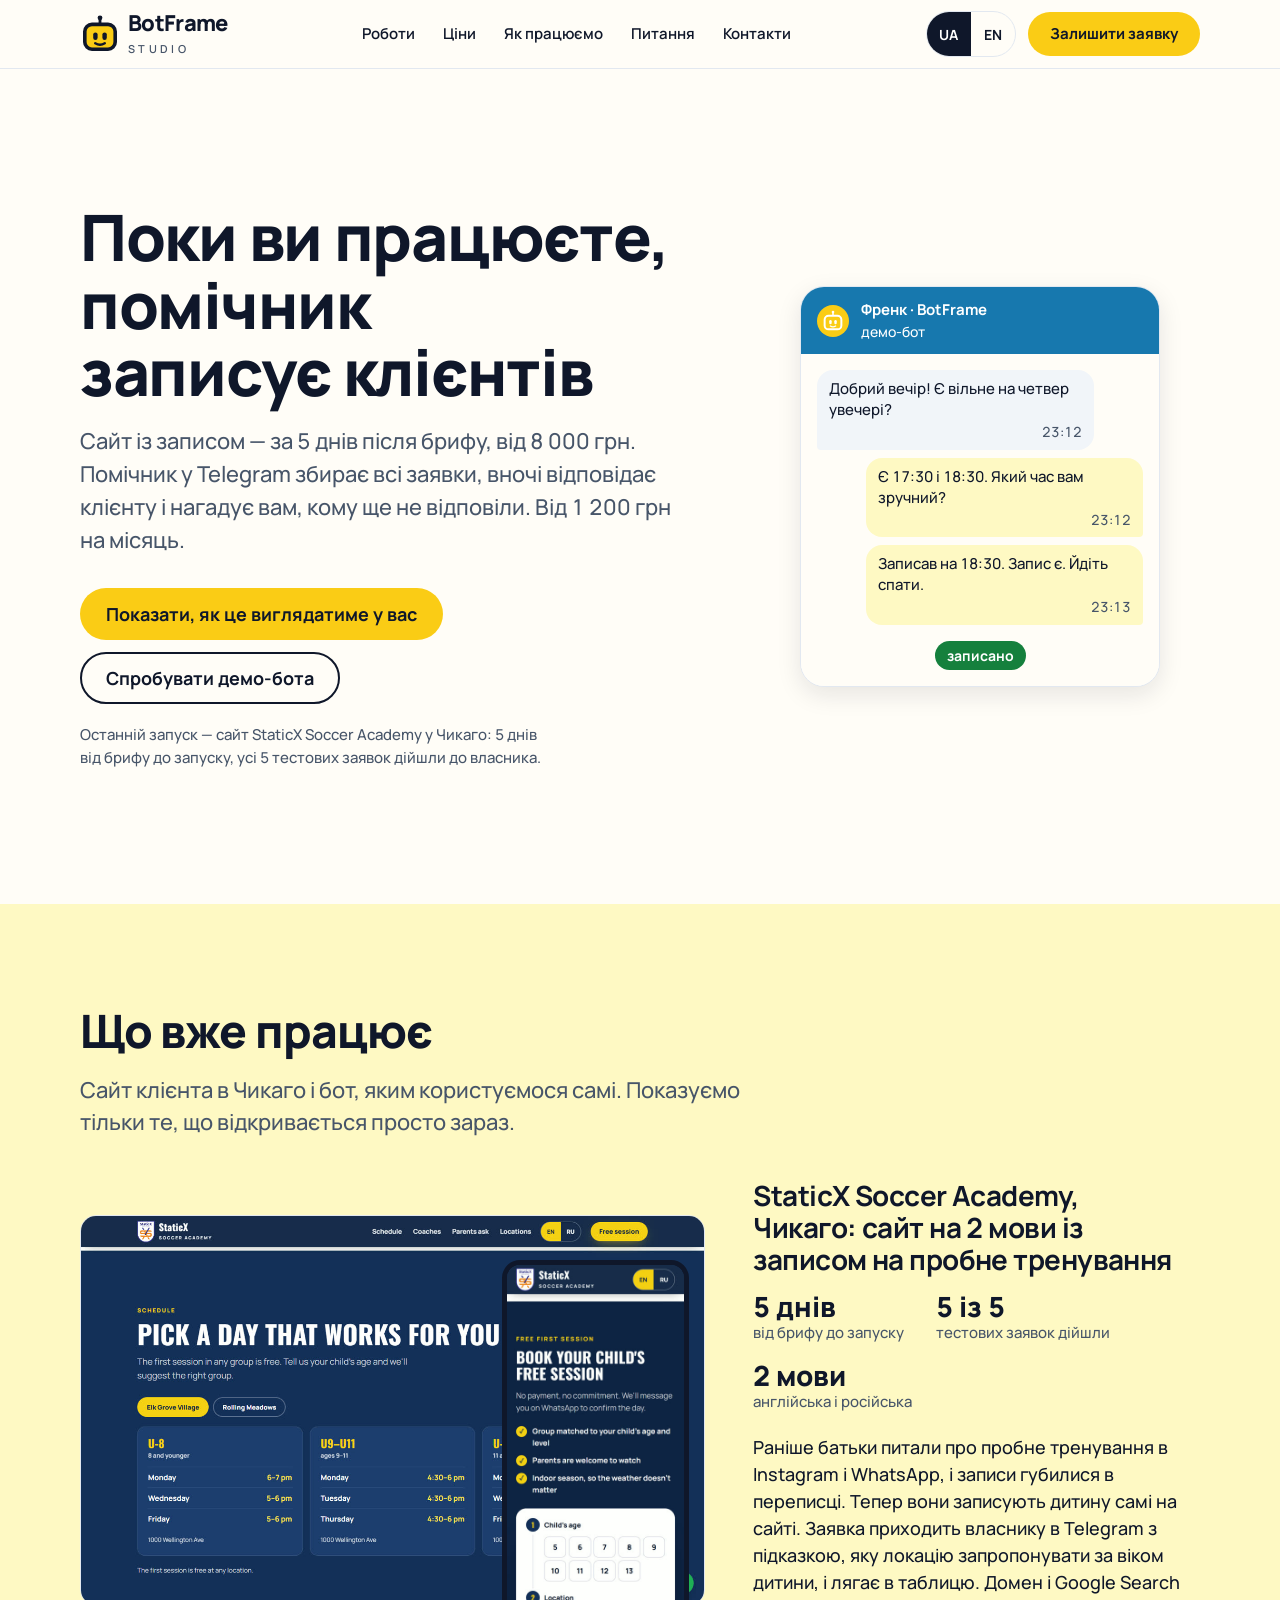
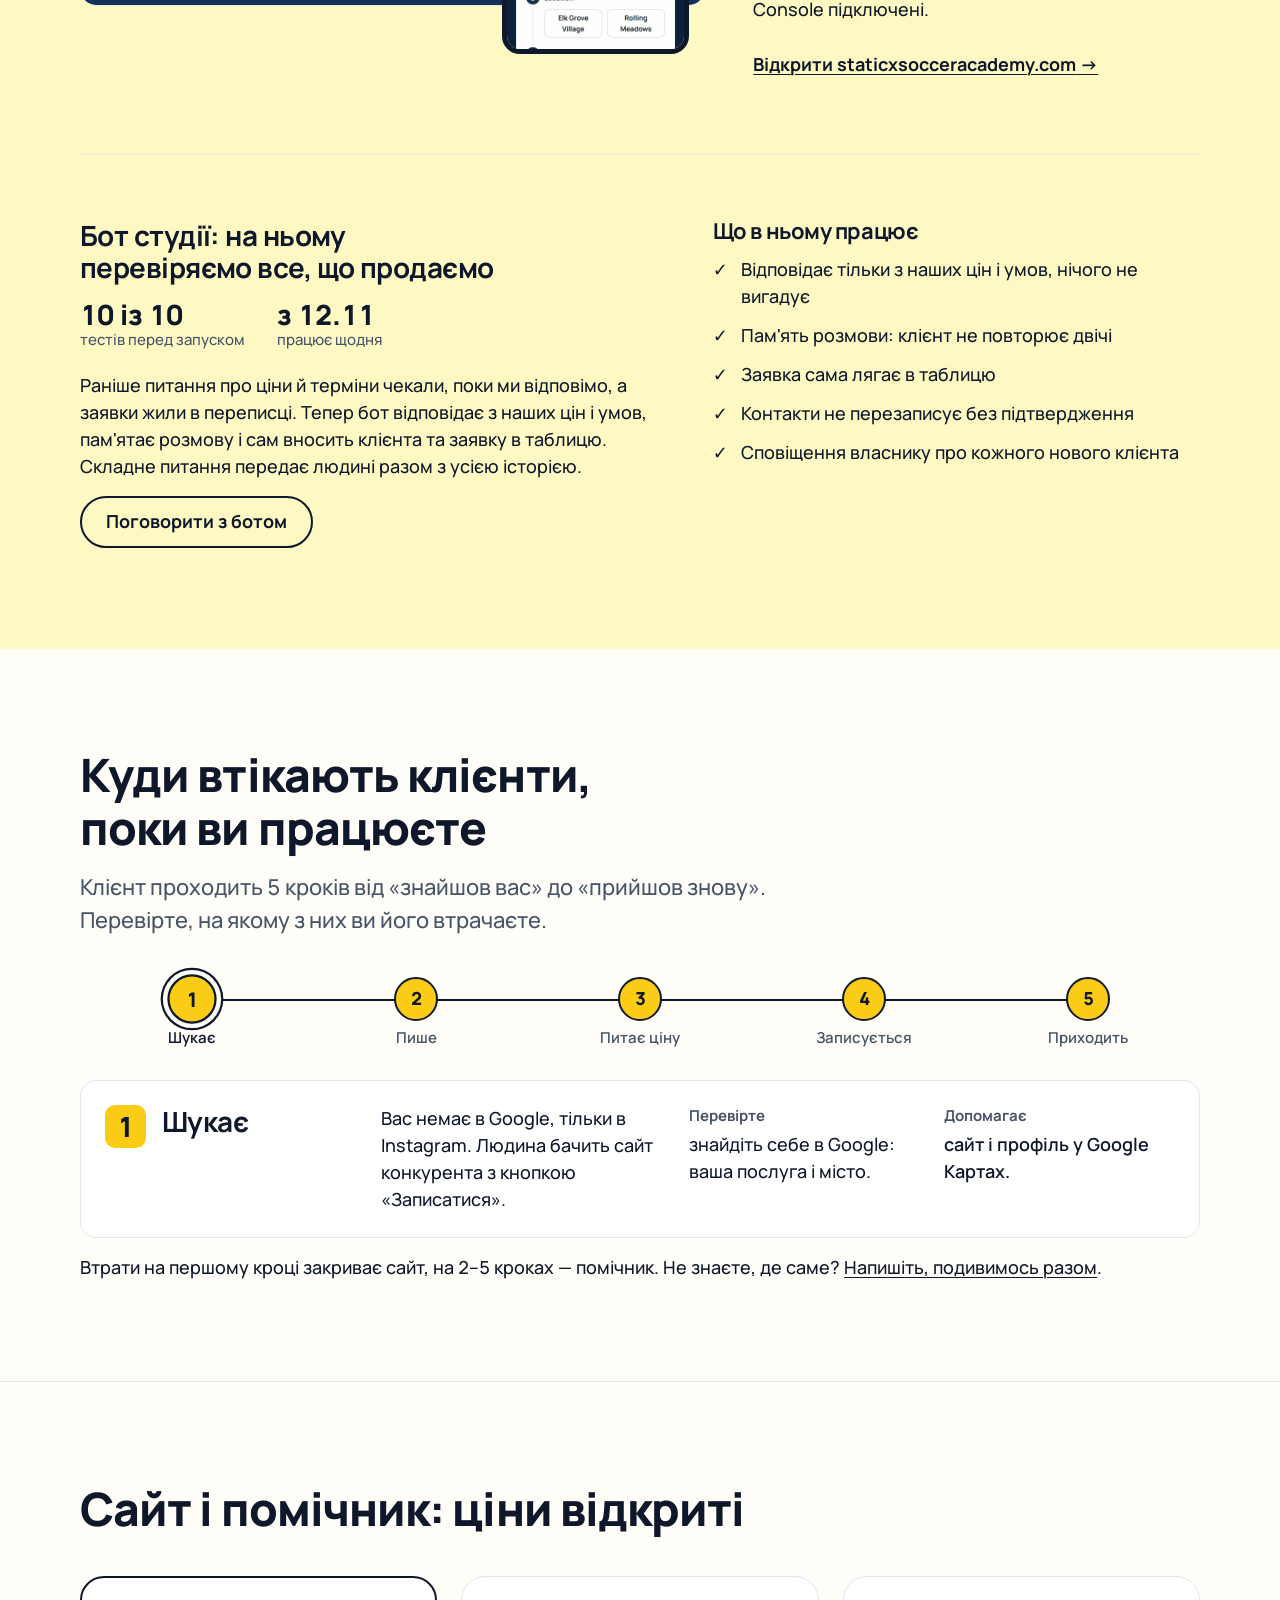
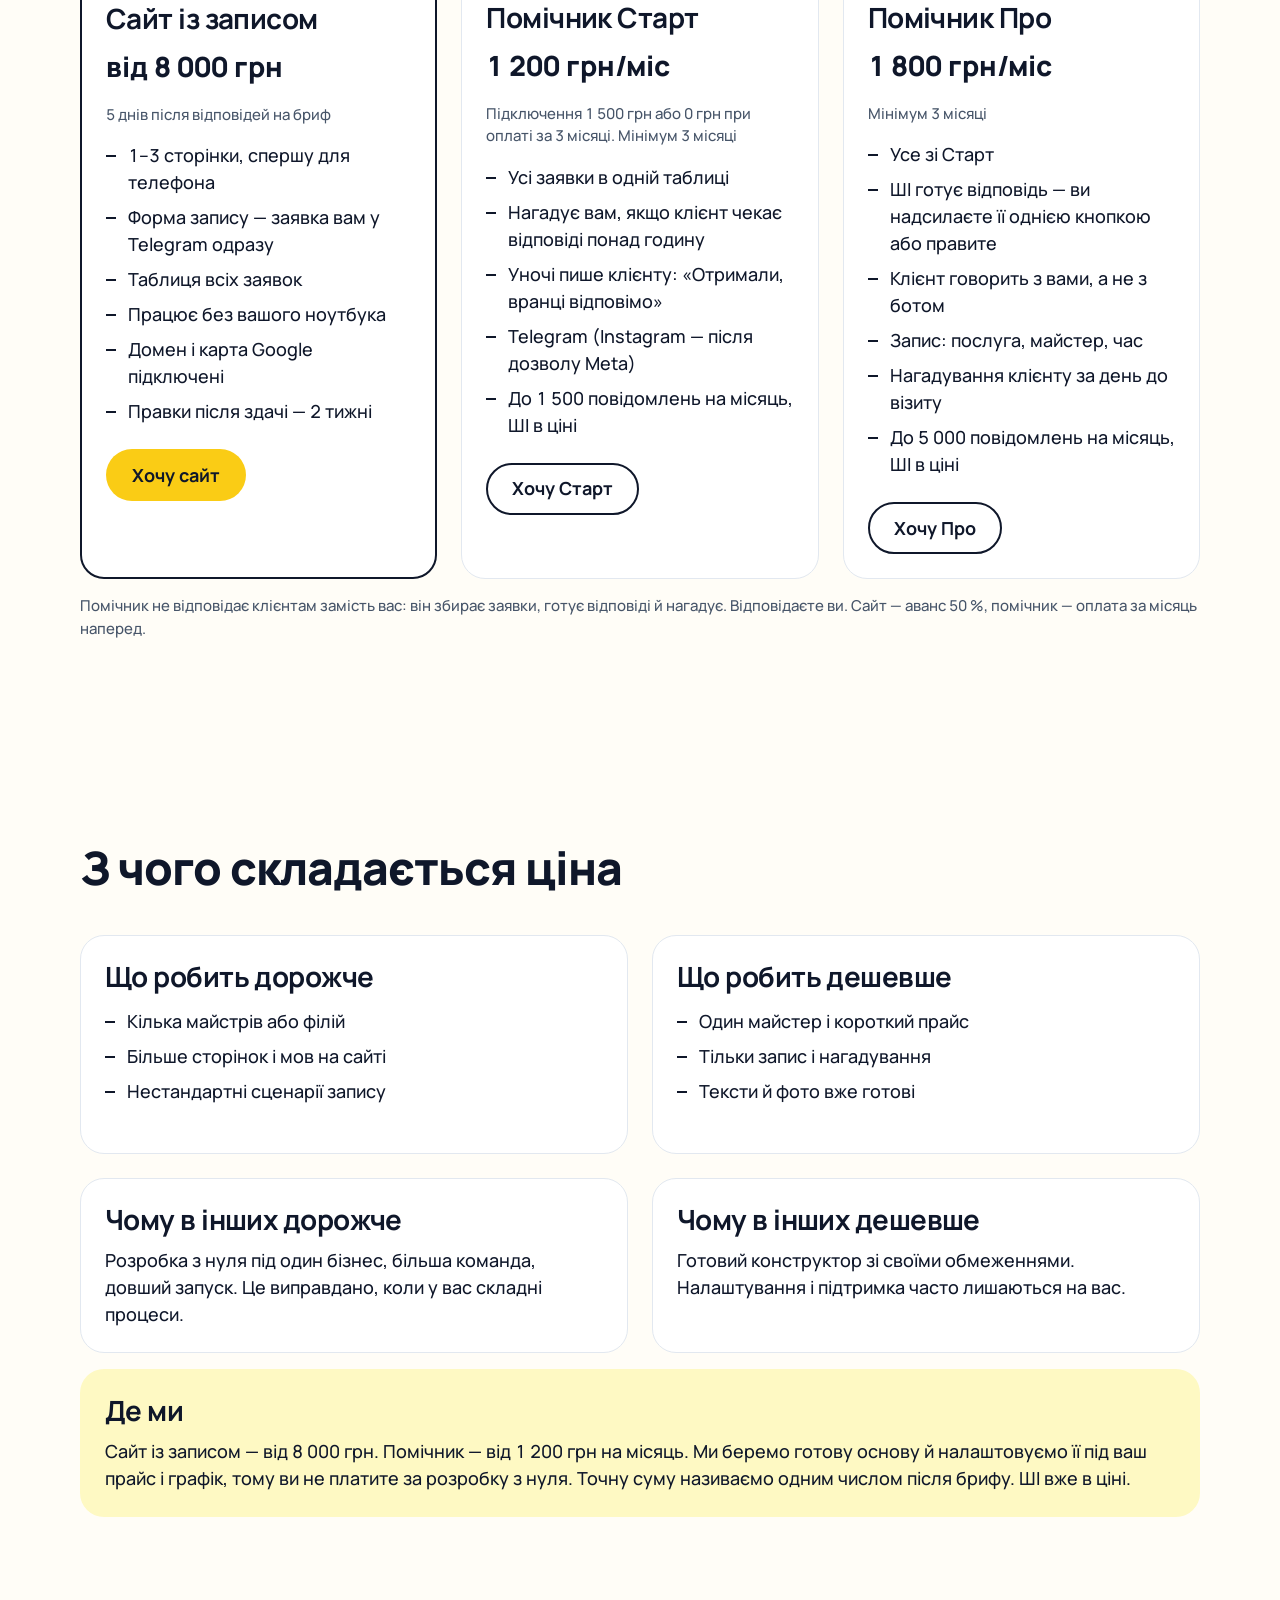
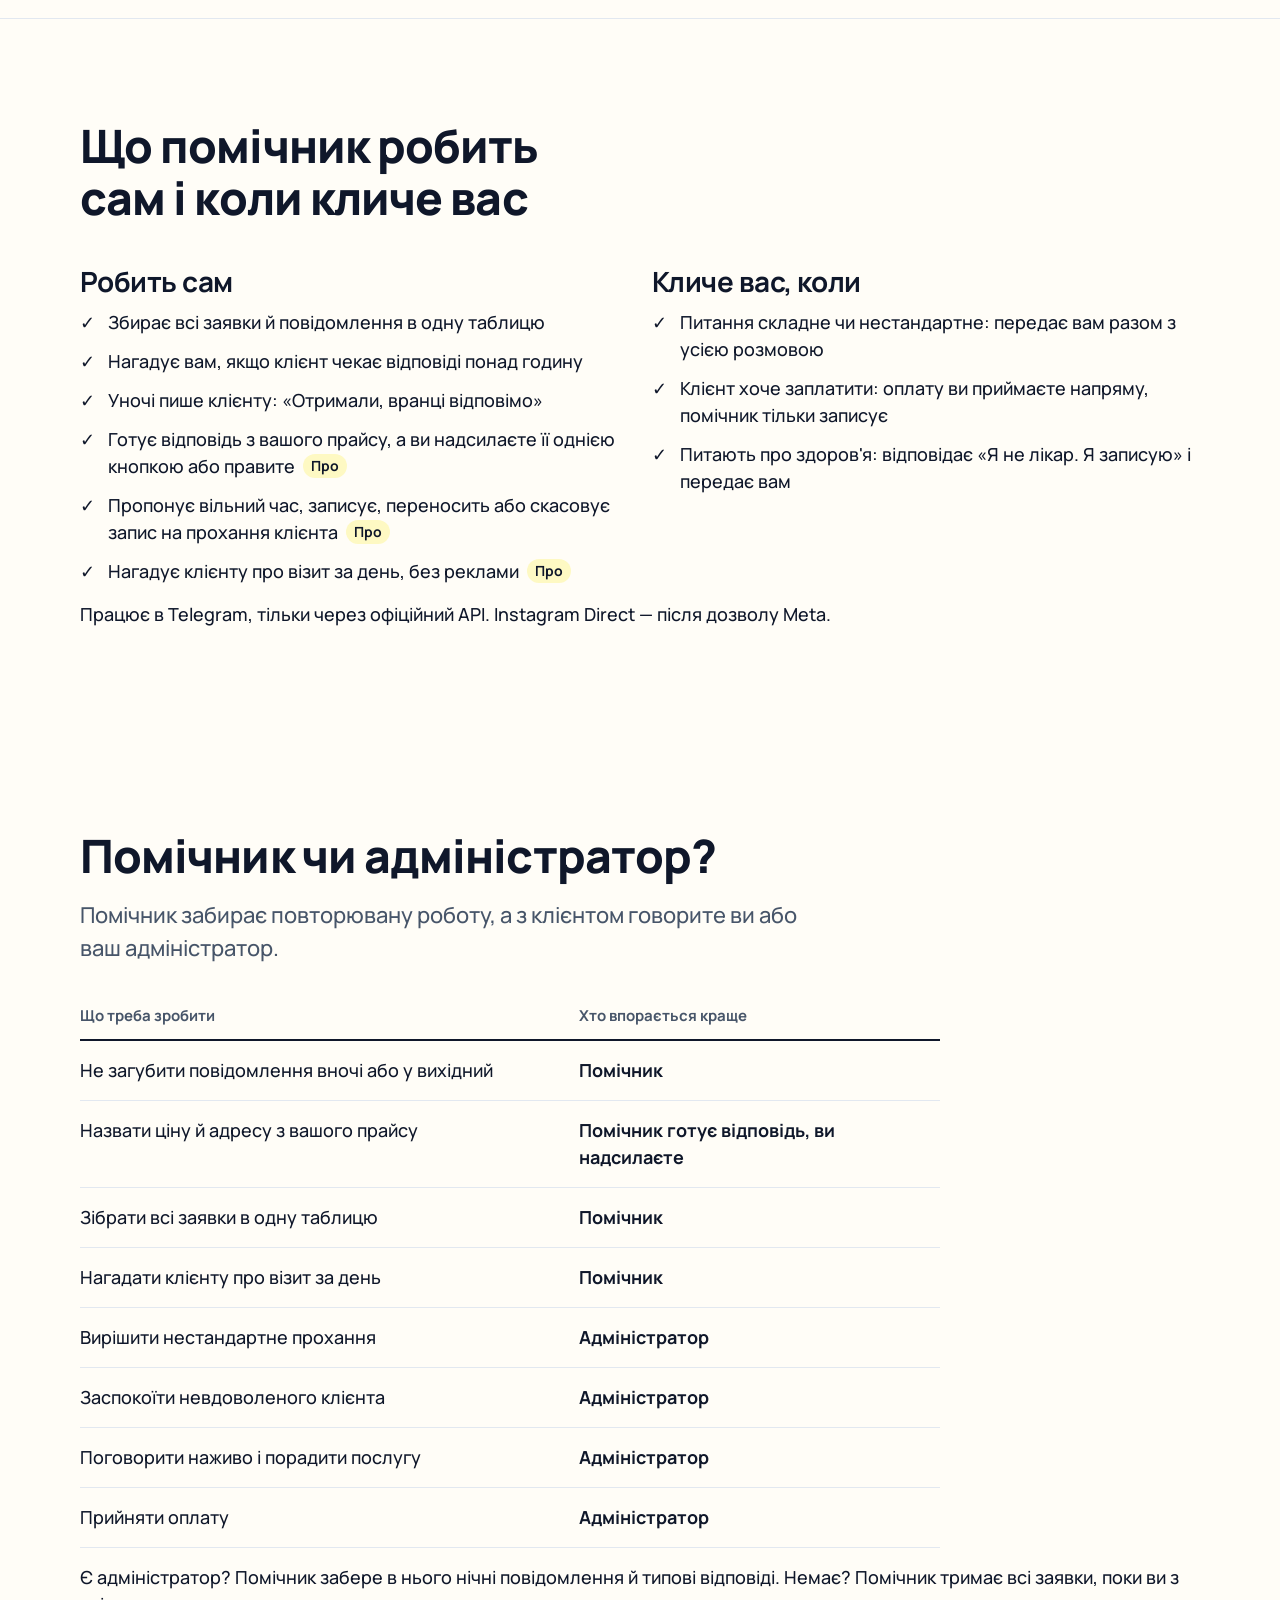
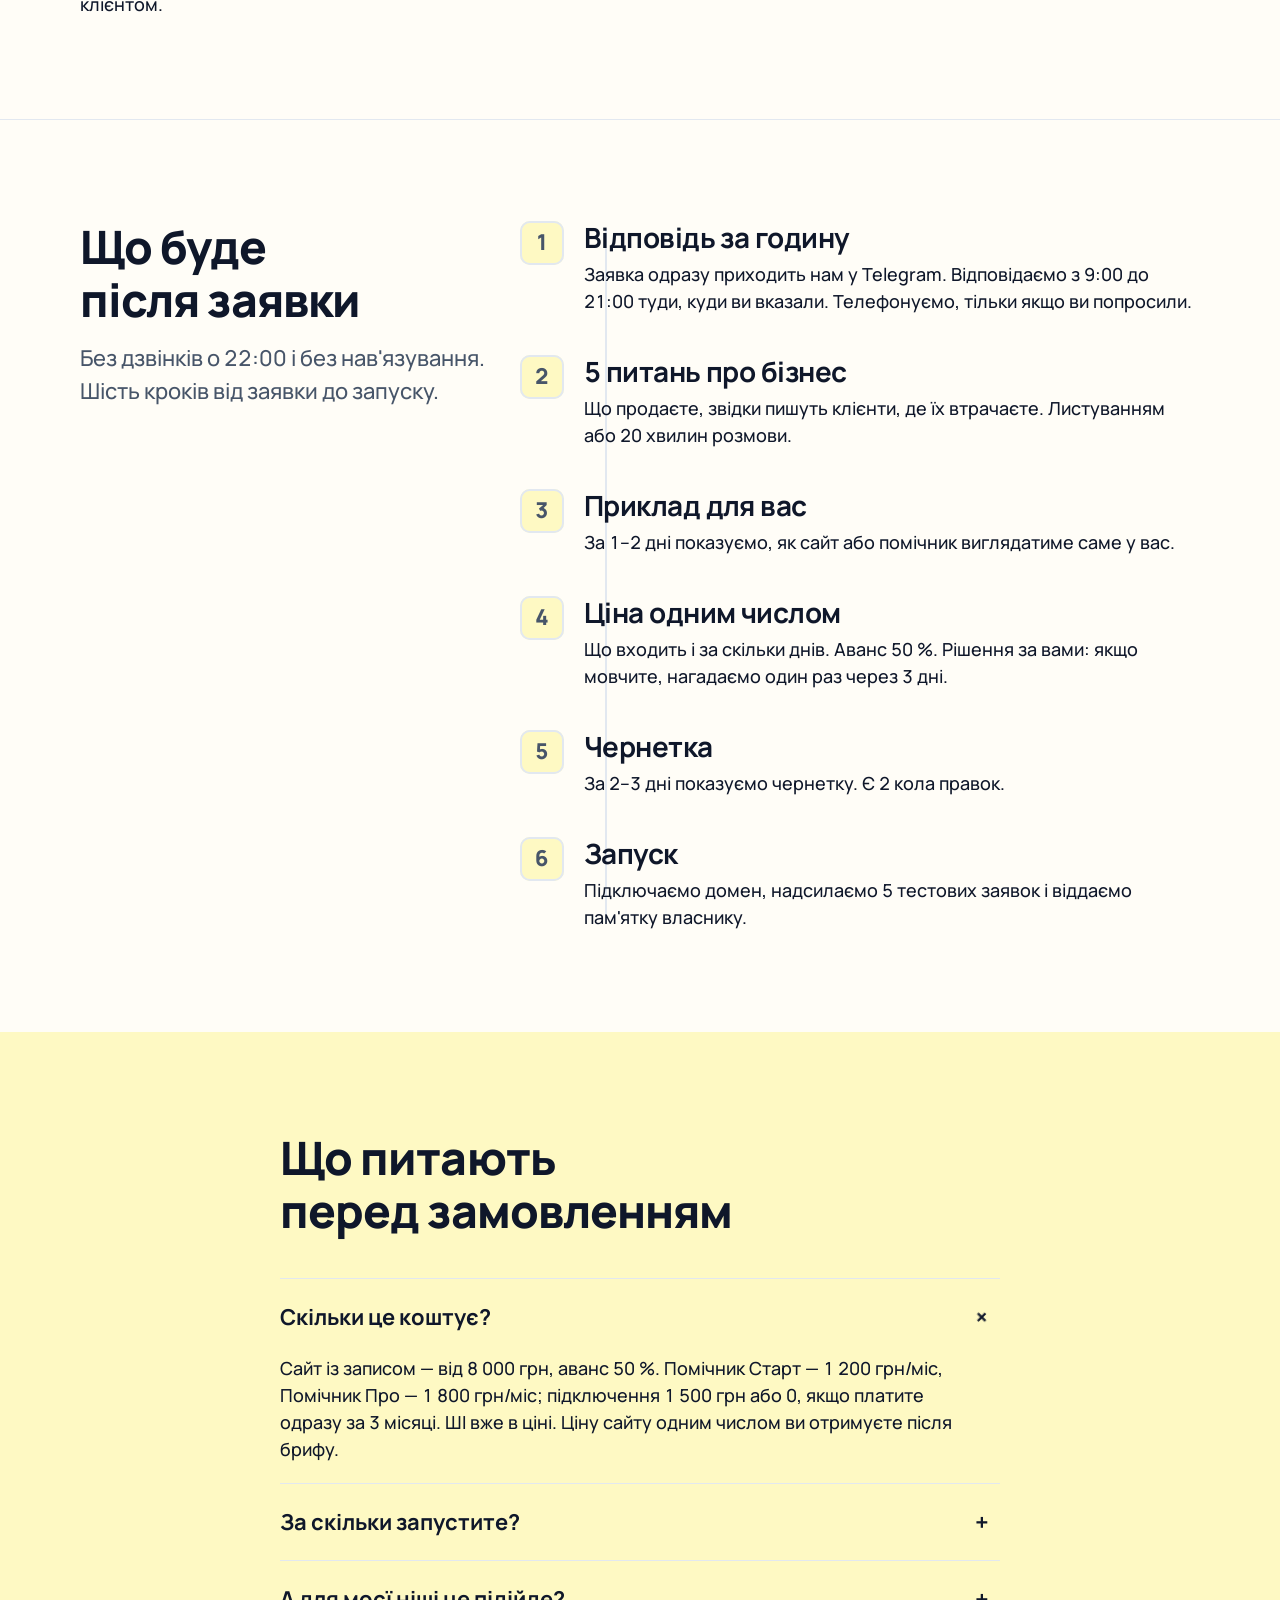
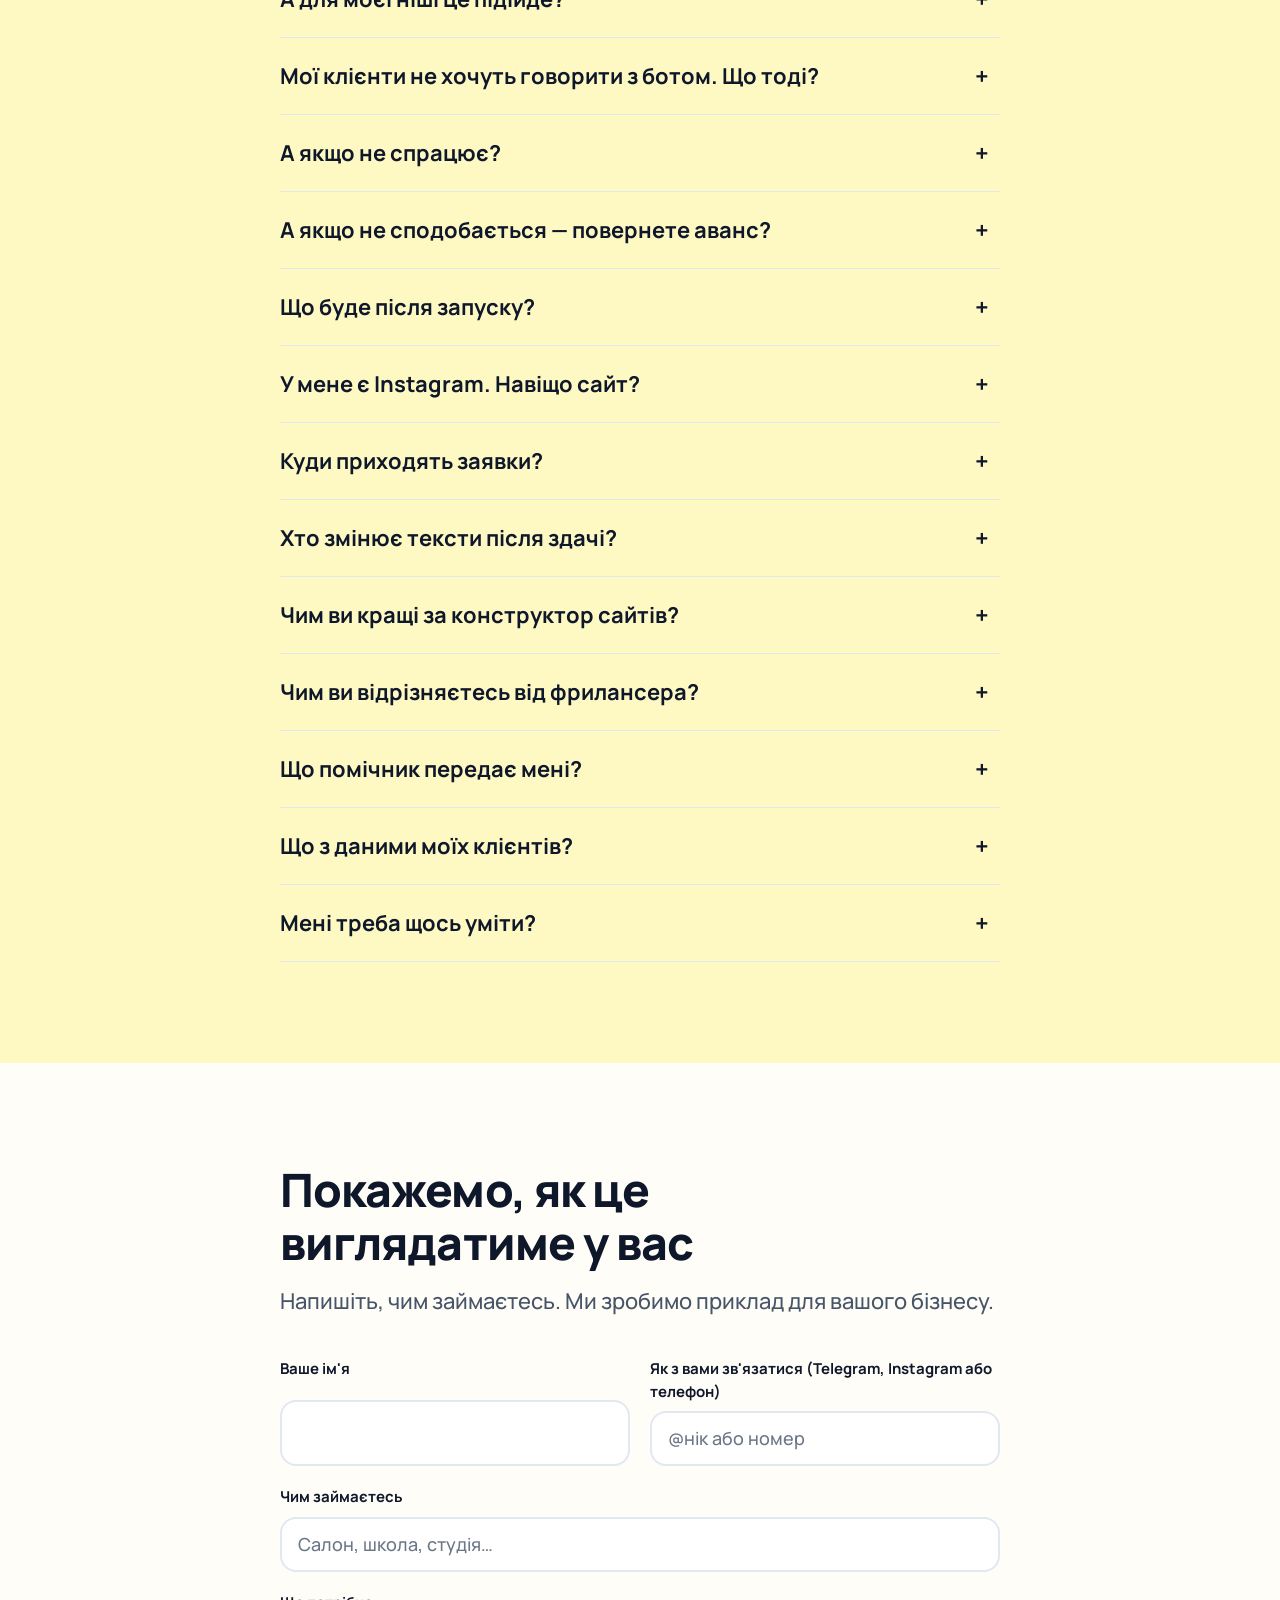
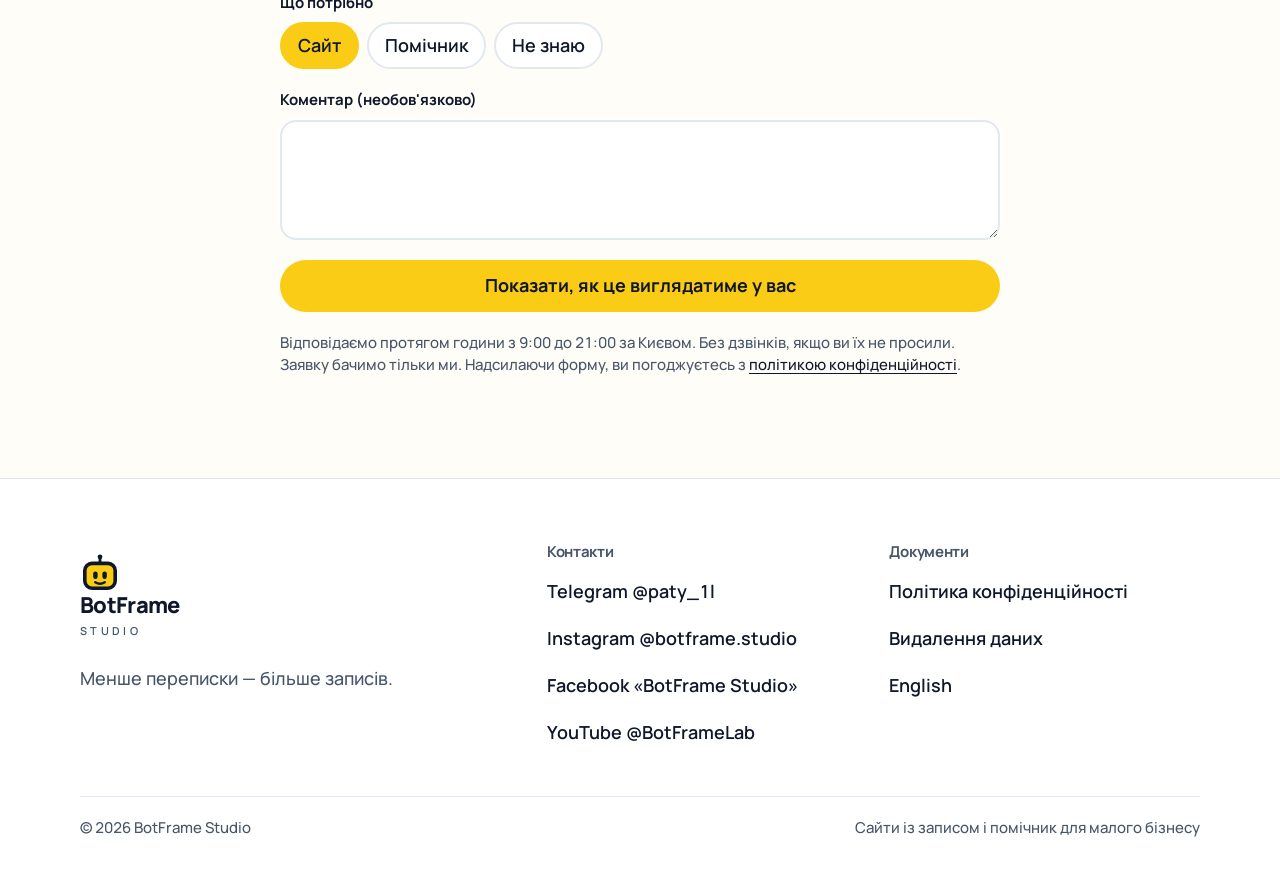
<file: index.html>
<!doctype html>
<html lang="uk" class="no-js">
<head>
<meta charset="utf-8">
<meta name="viewport" content="width=device-width, initial-scale=1">
<title>BotFrame Studio — сайт із записом за 5 днів і помічник для заявок</title>
<meta name="description" content="Поки ви працюєте, помічник записує клієнтів. Сайт із записом від 8 000 грн за 5 днів після брифу, помічник у Telegram — від 1 200 грн на місяць.">
<link rel="canonical" href="https://igorpotimkov-design.github.io/botframe/">
<link rel="alternate" hreflang="uk" href="https://igorpotimkov-design.github.io/botframe/">
<link rel="alternate" hreflang="en" href="https://igorpotimkov-design.github.io/botframe/en/">
<link rel="alternate" hreflang="x-default" href="https://igorpotimkov-design.github.io/botframe/">
<meta name="theme-color" content="#FACC15">
<meta property="og:type" content="website">
<meta property="og:locale" content="uk_UA">
<meta property="og:locale:alternate" content="en_US">
<meta property="og:site_name" content="BotFrame Studio">
<meta property="og:url" content="https://igorpotimkov-design.github.io/botframe/">
<meta property="og:title" content="BotFrame Studio — менше переписки, більше записів">
<meta property="og:description" content="Сайт із записом за 5 днів і помічник у Telegram для салону, школи, студії. Ціни відкриті.">
<meta property="og:image" content="https://igorpotimkov-design.github.io/botframe/assets/img/og-uk.png">
<meta property="og:image:width" content="1200">
<meta property="og:image:height" content="630">
<meta name="twitter:card" content="summary_large_image">
<meta name="twitter:title" content="BotFrame Studio — менше переписки, більше записів">
<meta name="twitter:description" content="Сайт із записом за 5 днів і помічник у Telegram для салону, школи, студії. Ціни відкриті.">
<meta name="twitter:image" content="https://igorpotimkov-design.github.io/botframe/assets/img/og-uk.png">
<link rel="icon" href="assets/img/favicon.ico" sizes="16x16 32x32 48x48">
<link rel="icon" type="image/png" sizes="48x48" href="assets/img/favicon-48.png">
<link rel="apple-touch-icon" href="assets/img/apple-touch-icon.png">
<link rel="manifest" href="manifest.webmanifest">
<link rel="preconnect" href="https://fonts.googleapis.com">
<link rel="preconnect" href="https://fonts.gstatic.com" crossorigin>
<link rel="stylesheet" href="assets/css/site.126ad7b704.css">
<script type="application/ld+json">
{
  "@context": "https://schema.org",
  "@graph": [
    {
      "@type": "ProfessionalService",
      "@id": "https://igorpotimkov-design.github.io/botframe/#studio",
      "name": "BotFrame Studio",
      "url": "https://igorpotimkov-design.github.io/botframe/",
      "image": "https://igorpotimkov-design.github.io/botframe/assets/img/og-uk.png",
      "logo": "https://igorpotimkov-design.github.io/botframe/assets/img/icon-512.png",
      "description": "Поки ви працюєте, помічник записує клієнтів. Сайт із записом від 8 000 грн за 5 днів після брифу, помічник у Telegram — від 1 200 грн на місяць.",
      "areaServed": ["UA", "US"],
      "availableLanguage": ["uk", "en"],
      "priceRange": "від 1 200 грн/міс",
      "sameAs": [
        "https://www.instagram.com/botframe.studio",
        "https://www.youtube.com/@BotFrameLab"
      ],
      "makesOffer": [
        {
          "@type": "Offer",
          "name": "Сайт із записом",
          "description": "1–3 сторінки, форма запису — заявка власнику в Telegram і таблицю. Запуск за 5 днів після брифу.",
          "priceSpecification": { "@type": "PriceSpecification", "price": "8000", "priceCurrency": "UAH", "description": "від" }
        },
        {
          "@type": "Offer",
          "name": "Помічник Старт",
          "description": "Усі заявки в одній таблиці, нагадування власнику про заявки без відповіді, нічні відповіді «отримали, вранці відповімо». До 1 500 повідомлень на місяць, ШІ в ціні.",
          "priceSpecification": { "@type": "UnitPriceSpecification", "price": "1200", "priceCurrency": "UAH", "unitText": "MONTH" }
        },
        {
          "@type": "Offer",
          "name": "Помічник Про",
          "description": "Усе зі Старт + ШІ готує відповідь клієнту, власник надсилає її однією кнопкою; запис і нагадування клієнтам. До 5 000 повідомлень на місяць, ШІ в ціні.",
          "priceSpecification": { "@type": "UnitPriceSpecification", "price": "1800", "priceCurrency": "UAH", "unitText": "MONTH" }
        }
      ]
    },
    {
      "@type": "WebSite",
      "@id": "https://igorpotimkov-design.github.io/botframe/#website",
      "url": "https://igorpotimkov-design.github.io/botframe/",
      "name": "BotFrame Studio",
      "inLanguage": "uk",
      "publisher": { "@id": "https://igorpotimkov-design.github.io/botframe/#studio" }
    }
  ]
}
</script>
<script type="application/ld+json">
{
  "@context": "https://schema.org",
  "@type": "FAQPage",
  "mainEntity": [
    {
      "@type": "Question",
      "name": "Скільки це коштує?",
      "acceptedAnswer": {
        "@type": "Answer",
        "text": "Сайт із записом — від 8 000 грн, аванс 50 %. Помічник Старт — 1 200 грн/міс, Помічник Про — 1 800 грн/міс; підключення 1 500 грн або 0, якщо платите одразу за 3 місяці. ШІ вже в ціні. Ціну сайту одним числом ви отримуєте після брифу."
      }
    },
    {
      "@type": "Question",
      "name": "За скільки запустите?",
      "acceptedAnswer": {
        "@type": "Answer",
        "text": "Сайт — за 5 днів після того, як ви відповіли на бриф. Помічнику Про потрібно ще 3 дні. Працює в Telegram, Instagram Direct — після дозволу Meta."
      }
    },
    {
      "@type": "Question",
      "name": "А для моєї ніші це підійде?",
      "acceptedAnswer": {
        "@type": "Answer",
        "text": "Якщо у вас салон, школа, студія чи інший сервіс із записом, так. Напишіть, чим займаєтесь, і ми чесно скажемо, чи потрібен вам сайт, помічник або нічого з цього."
      }
    },
    {
      "@type": "Question",
      "name": "Мої клієнти не хочуть говорити з ботом. Що тоді?",
      "acceptedAnswer": {
        "@type": "Answer",
        "text": "Саме тому ми продаємо помічника. Вдень відповідаєте ви: помічник тільки готує текст, а ви надсилаєте його однією кнопкою або правите. Сам він пише клієнту лише вночі, коротко: «Отримали, вранці відповімо»."
      }
    },
    {
      "@type": "Question",
      "name": "А якщо не спрацює?",
      "acceptedAnswer": {
        "@type": "Answer",
        "text": "Перед здачею ми надсилаємо 5 тестових заявок з телефона й комп'ютера. Чернетку правимо у 2 кола, після здачі — ще 2 тижні."
      }
    },
    {
      "@type": "Question",
      "name": "А якщо не сподобається — повернете аванс?",
      "acceptedAnswer": {
        "@type": "Answer",
        "text": "Так, за етапами. До початку роботи повертаємо 100 %. Після брифу або дизайну — аванс мінус години, які ми вже витратили (400 грн/год). Після здачі макета аванс не повертаємо. Помічник: оплачений місяць не повертаємо, скасування діє з наступного місяця."
      }
    },
    {
      "@type": "Question",
      "name": "Що буде після запуску?",
      "acceptedAnswer": {
        "@type": "Answer",
        "text": "Заявки приходять вам у Telegram і в таблицю. Ви отримуєте пам'ятку: де заявки і як змінити тексти. Правки — 2 тижні після здачі, далі за домовленістю. Помічник — оплата щомісяця наперед, мінімум 3 місяці."
      }
    },
    {
      "@type": "Question",
      "name": "У мене є Instagram. Навіщо сайт?",
      "acceptedAnswer": {
        "@type": "Answer",
        "text": "Сайт знаходять у Google, а запис на ньому не губиться в переписці. Instagram приводить людей, сайт збирає заявки. Помічник у Direct запрацює після дозволу Meta."
      }
    },
    {
      "@type": "Question",
      "name": "Куди приходять заявки?",
      "acceptedAnswer": {
        "@type": "Answer",
        "text": "Вам у Telegram одразу і в таблицю з усіма заявками. Усе працює без вашого ноутбука: на хостингу, а не на нашому комп'ютері."
      }
    },
    {
      "@type": "Question",
      "name": "Хто змінює тексти після здачі?",
      "acceptedAnswer": {
        "@type": "Answer",
        "text": "Перші 2 тижні — ми, у ціні. Далі за домовленістю. Пам'ятка власнику пояснює, як змінити тексти самому."
      }
    },
    {
      "@type": "Question",
      "name": "Чим ви кращі за конструктор сайтів?",
      "acceptedAnswer": {
        "@type": "Answer",
        "text": "Вам не треба нічого налаштовувати самому. Ми пишемо тексти, підключаємо форму і перевіряємо, що кожна заявка доходить вам у Telegram. Ви отримуєте готовий сайт, а не інструмент."
      }
    },
    {
      "@type": "Question",
      "name": "Чим ви відрізняєтесь від фрилансера?",
      "acceptedAnswer": {
        "@type": "Answer",
        "text": "Ми беремо готову перевірену основу, тому запуск за 5 днів, а ціну ви знаєте до старту. Перед здачею надсилаємо 5 тестових заявок і віддаємо пам'ятку власнику."
      }
    },
    {
      "@type": "Question",
      "name": "Що помічник передає мені?",
      "acceptedAnswer": {
        "@type": "Answer",
        "text": "Складні й нестандартні питання, оплату і питання про здоров'я. Помічник передає їх вам разом з усією розмовою, щоб клієнт не повторював двічі."
      }
    },
    {
      "@type": "Question",
      "name": "Що з даними моїх клієнтів?",
      "acceptedAnswer": {
        "@type": "Answer",
        "text": "Заявки бачите ви і ми. Ми не передаємо їх третім особам і не робимо розсилок. Видалити дані можна на сторінці «Видалення даних»."
      }
    },
    {
      "@type": "Question",
      "name": "Мені треба щось уміти?",
      "acceptedAnswer": {
        "@type": "Answer",
        "text": "Ні. Ви відповідаєте на 5 питань і даєте прайс. Після запуску отримуєте пам'ятку: де заявки і як змінити тексти."
      }
    }
  ]
}
</script>
</head>
<body class="has-sticky-cta">
<a class="skip-link" href="#main">Перейти до змісту</a>
<svg class="visually-hidden" aria-hidden="true">
  <symbol id="mark" viewBox="0 0 100 100">
    <line x1="50" y1="27" x2="50" y2="13" stroke="currentColor" stroke-width="7" stroke-linecap="round"/>
    <circle cx="50" cy="9.5" r="6" fill="currentColor"/>
    <rect x="12" y="26" width="76" height="62" rx="18" fill="#FACC15" stroke="currentColor" stroke-width="9"/>
    <rect x="33" y="46" width="11" height="19" rx="5.5" fill="currentColor"/>
    <rect x="56" y="46" width="11" height="19" rx="5.5" fill="currentColor"/>
    <path d="M38 73 Q50 81 62 73" fill="none" stroke="currentColor" stroke-width="6" stroke-linecap="round"/>
  </symbol>
</svg>
<header class="header">
  <div class="container header__inner">
    <a class="logo" href="#hero" aria-label="BotFrame Studio — головна">
      <svg aria-hidden="true"><use href="#mark"/></svg>
      <span><span class="logo__name">BotFrame</span><span class="logo__sub">STUDIO</span></span>
    </a>
    <nav class="nav" aria-label="Розділи">
      <a href="#roboty">Роботи</a><a href="#poslugy">Ціни</a><a href="#yak">Як працюємо</a><a href="#faq">Питання</a><a href="#kontakty">Контакти</a>
    </nav>
    <div class="header__actions">
      <div class="lang" aria-label="Мова"><span aria-current="page" lang="uk">UA</span><a href="en/" hreflang="en" lang="en">EN</a></div>
      <a class="btn btn--primary btn--small" href="#zayavka">Залишити заявку</a>
    </div>
    <details class="menu">
      <summary aria-label="Меню"></summary>
      <div class="menu__panel">
        <a href="#roboty">Роботи</a><a href="#poslugy">Ціни</a><a href="#yak">Як працюємо</a><a href="#faq">Питання</a><a href="#kontakty">Контакти</a>
        <div class="lang" aria-label="Мова"><span aria-current="page" lang="uk">UA</span><a href="en/" hreflang="en" lang="en">EN</a></div>
      </div>
    </details>
  </div>
</header>
<main id="main">
<section class="hero" id="hero">
  <div class="container hero__inner">
    <div class="hero__text">
      <h1>Поки ви працюєте, помічник записує клієнтів</h1>
      <p class="lead">Сайт із записом — за 5 днів після брифу, від 8 000 грн. Помічник у Telegram збирає всі заявки, вночі відповідає клієнту і нагадує вам, кому ще не відповіли. Від 1 200 грн на місяць.</p>
      <div class="hero__actions">
        <a class="btn btn--primary" href="#zayavka">Показати, як це виглядатиме у вас</a>
        <a class="btn btn--secondary" href="https://t.me/barbershopdemotestbot?start=site">Спробувати демо-бота</a>
      </div>
      <p class="hero__trust">Останній запуск — сайт StaticX Soccer Academy у Чикаго: 5 днів від брифу до запуску, усі 5 тестових заявок дійшли до власника.</p>
    </div>
    <div class="hero__visual">
      <div class="chat" id="hero-chat" role="img" aria-label="Приклад діалогу в демо-боті: клієнт питає вільний час, бот пропонує і записує">
        <div class="chat__head"><span class="chat__avatar"><svg aria-hidden="true"><use href="#mark"/></svg></span><span>Френк · BotFrame<span class="chat__status">демо-бот</span></span></div>
        <div class="chat__body">
          <div class="chat__msg chat__msg--in">Добрий вечір! Є вільне на четвер увечері?<span class="chat__time">23:12</span></div>
          <div class="chat__msg chat__msg--bot">Є 17:30 і 18:30. Який час вам зручний?<span class="chat__time">23:12</span></div>
          <div class="chat__msg chat__msg--bot">Записав на 18:30. Запис є. Йдіть спати.<span class="chat__time">23:13</span></div>
          <div class="chat__badge">записано</div>
        </div>
      </div>
    </div>
  </div>
</section>
<section class="section section--soft" id="roboty">
  <div class="container">
    <div class="section__head"><h2>Що вже працює</h2><p class="lead">Сайт клієнта в Чикаго і бот, яким користуємося самі. Показуємо тільки те, що відкривається просто зараз.</p></div>
    <article class="work" id="keis">
      <figure class="work__shots">
        <img class="work__desktop" src="assets/img/work-staticx-desktop.jpg" width="1200" height="750" loading="lazy" alt="Розклад груп на сайті StaticX Soccer Academy, комп'ютер">
        <img class="work__phone" src="assets/img/work-staticx-phone.jpg" width="390" height="844" loading="lazy" alt="Форма запису на пробне тренування на сайті StaticX, телефон">
      </figure>
      <div class="work__text">
        <h3>StaticX Soccer Academy, Чикаго: сайт на 2 мови із записом на пробне тренування</h3>
        <dl class="facts">
          <div><dt>5 днів</dt><dd>від брифу до запуску</dd></div>
          <div><dt>5 із 5</dt><dd>тестових заявок дійшли</dd></div>
          <div><dt>2 мови</dt><dd>англійська і російська</dd></div>
        </dl>
        <p>Раніше батьки питали про пробне тренування в Instagram і WhatsApp, і записи губилися в переписці. Тепер вони записують дитину самі на сайті. Заявка приходить власнику в Telegram з підказкою, яку локацію запропонувати за віком дитини, і лягає в таблицю. Домен і Google Search Console підключені.</p>
        <p><a class="link-arrow" href="https://staticxsocceracademy.com" target="_blank" rel="noopener">Відкрити staticxsocceracademy.com</a></p>
      </div>
    </article>
    <article class="work work--msc" hidden>
      <div class="work__text">
        <h3>МСК «Харків»: сайт безкоштовної футбольної академії</h3>
        <p>Команди U-15, U-17 і U-19, таблиці ліги і кнопка «Записати дитину» на першому екрані.</p>
      </div>
    </article>
    <article class="work work--bot">
      <div class="work__text">
        <h3>Бот студії: на ньому перевіряємо все, що продаємо</h3>
        <dl class="facts">
          <div><dt>10 із 10</dt><dd>тестів перед запуском</dd></div>
          <div><dt>з 12.11</dt><dd>працює щодня</dd></div>
        </dl>
        <p>Раніше питання про ціни й терміни чекали, поки ми відповімо, а заявки жили в переписці. Тепер бот відповідає з наших цін і умов, пам'ятає розмову і сам вносить клієнта та заявку в таблицю. Складне питання передає людині разом з усією історією.</p>
        <p><a class="btn btn--secondary" href="https://t.me/botframe_studio_bot" target="_blank" rel="noopener">Поговорити з ботом</a></p>
      </div>
      <div><h4>Що в ньому працює</h4><ul class="list-check"><li>Відповідає тільки з наших цін і умов, нічого не вигадує</li><li>Пам'ять розмови: клієнт не повторює двічі</li><li>Заявка сама лягає в таблицю</li><li>Контакти не перезаписує без підтвердження</li><li>Сповіщення власнику про кожного нового клієнта</li></ul></div>
    </article>
  </div>
</section>
<section class="section" id="bolit">
  <div class="container">
    <div class="section__head"><h2>Куди втікають клієнти, поки ви працюєте</h2><p class="lead">Клієнт проходить 5 кроків від «знайшов вас» до «прийшов знову». Перевірте, на якому з них ви його втрачаєте.</p></div>
    <ol class="leaks">
      <li class="leak reveal"><span class="leak__n">1</span><div class="leak__body"><h3>Шукає</h3><p>Вас немає в Google, тільки в Instagram. Людина бачить сайт конкурента з кнопкою «Записатися».</p><p><span class="leak__k">Перевірте</span>знайдіть себе в Google: ваша послуга і місто.</p><p class="leak__fix"><span class="leak__k">Допомагає</span>сайт і профіль у Google Картах.</p></div></li>
      <li class="leak reveal"><span class="leak__n">2</span><div class="leak__body"><h3>Пише</h3><p>Написав о 23:00, відповідь зранку. За ніч він записався в іншого.</p><p><span class="leak__k">Перевірте</span>скільки повідомлень приходить вам після 20:00?</p><p class="leak__fix"><span class="leak__k">Допомагає</span>помічник уночі одразу пише клієнту «Отримали, вранці відповімо».</p></div></li>
      <li class="leak reveal"><span class="leak__n">3</span><div class="leak__body"><h3>Питає ціну</h3><p>«Ціну в директ» або «по-різному». Людина пише трьом, а обирає того, хто перший назвав число.</p><p><span class="leak__k">Перевірте</span>чи є ціна на сайті або в шапці профілю?</p><p class="leak__fix"><span class="leak__k">Допомагає</span>ціна «від» на сайті, а помічник готує відповідь з вашого прайсу.</p></div></li>
      <li class="leak reveal"><span class="leak__n">4</span><div class="leak__body"><h3>Записується</h3><p>Запис у переписці, у блокноті, у голові. Плутається час, двоє на одне місце.</p><p><span class="leak__k">Перевірте</span>чи скажете за хвилину, хто у вас завтра?</p><p class="leak__fix"><span class="leak__k">Допомагає</span>усі заявки й записи в одній таблиці.</p></div></li>
      <li class="leak reveal"><span class="leak__n">5</span><div class="leak__body"><h3>Приходить</h3><p>Записався і забув. Місце в графіку порожнє.</p><p><span class="leak__k">Перевірте</span>скільки людей за місяць не прийшло без попередження?</p><p class="leak__fix"><span class="leak__k">Допомагає</span>нагадування клієнту за день до візиту.</p></div></li>
    </ol>
    <p class="section__note">Втрати на першому кроці закриває сайт, на 2–5 кроках — помічник. Не знаєте, де саме? <a href="#zayavka">Напишіть, подивимось разом</a>.</p>
  </div>
</section>
<section class="section section--line" id="poslugy">
  <div class="container">
    <div class="section__head"><h2>Сайт і помічник: ціни відкриті</h2></div>
    <div class="grid grid--3">
      <article class="card card--accent reveal">
        <h3>Сайт із записом</h3>
        <p class="card__price">від 8 000 грн</p>
        <p class="small">5 днів після відповідей на бриф</p>
        <ul class="card__list"><li>1–3 сторінки, спершу для телефона</li><li>Форма запису — заявка вам у Telegram одразу</li><li>Таблиця всіх заявок</li><li>Працює без вашого ноутбука</li><li>Домен і карта Google підключені</li><li>Правки після здачі — 2 тижні</li></ul>
        <a class="btn btn--primary" href="#zayavka">Хочу сайт</a>
      </article>
      <article class="card reveal">
        <h3>Помічник Старт</h3>
        <p class="card__price">1 200 грн/міс</p>
        <p class="small">Підключення 1 500 грн або 0 грн при оплаті за 3 місяці. Мінімум 3 місяці</p>
        <ul class="card__list"><li>Усі заявки в одній таблиці</li><li>Нагадує вам, якщо клієнт чекає відповіді понад годину</li><li>Уночі пише клієнту: «Отримали, вранці відповімо»</li><li>Telegram (Instagram — після дозволу Meta)</li><li>До 1 500 повідомлень на місяць, ШІ в ціні</li></ul>
        <a class="btn btn--secondary" href="#zayavka">Хочу Старт</a>
      </article>
      <article class="card reveal">
        <h3>Помічник Про</h3>
        <p class="card__price">1 800 грн/міс</p>
        <p class="small">Мінімум 3 місяці</p>
        <ul class="card__list"><li>Усе зі Старт</li><li>ШІ готує відповідь — ви надсилаєте її однією кнопкою або правите</li><li>Клієнт говорить з вами, а не з ботом</li><li>Запис: послуга, майстер, час</li><li>Нагадування клієнту за день до візиту</li><li>До 5 000 повідомлень на місяць, ШІ в ціні</li></ul>
        <a class="btn btn--secondary" href="#zayavka">Хочу Про</a>
      </article>
    </div>
    <p class="small section__note">Помічник не відповідає клієнтам замість вас: він збирає заявки, готує відповіді й нагадує. Відповідаєте ви. Сайт — аванс 50 %, помічник — оплата за місяць наперед.</p>
  </div>
</section>
<section class="section" id="tsina">
  <div class="container">
    <div class="section__head"><h2>З чого складається ціна</h2></div>
    <div class="grid grid--2">
      <article class="card reveal"><h3>Що робить дорожче</h3><ul class="card__list"><li>Кілька майстрів або філій</li><li>Більше сторінок і мов на сайті</li><li>Нестандартні сценарії запису</li></ul></article>
      <article class="card reveal"><h3>Що робить дешевше</h3><ul class="card__list"><li>Один майстер і короткий прайс</li><li>Тільки запис і нагадування</li><li>Тексти й фото вже готові</li></ul></article>
      <article class="card reveal"><h3>Чому в інших дорожче</h3><p>Розробка з нуля під один бізнес, більша команда, довший запуск. Це виправдано, коли у вас складні процеси.</p></article>
      <article class="card reveal"><h3>Чому в інших дешевше</h3><p>Готовий конструктор зі своїми обмеженнями. Налаштування і підтримка часто лишаються на вас.</p></article>
    </div>
    <div class="card card--soft reveal section__note"><h3>Де ми</h3><p>Сайт із записом — від 8 000 грн. Помічник — від 1 200 грн на місяць. Ми беремо готову основу й налаштовуємо її під ваш прайс і графік, тому ви не платите за розробку з нуля. Точну суму називаємо одним числом після брифу. ШІ вже в ціні.</p></div>
  </div>
</section>
<section class="section section--line" id="chesno">
  <div class="container">
    <div class="section__head"><h2>Що помічник робить сам і коли кличе вас</h2></div>
    <div class="grid grid--2">
      <div class="reveal"><h3>Робить сам</h3><ul class="list-check"><li>Збирає всі заявки й повідомлення в одну таблицю</li><li>Нагадує вам, якщо клієнт чекає відповіді понад годину</li><li>Уночі пише клієнту: «Отримали, вранці відповімо»</li><li>Готує відповідь з вашого прайсу, а ви надсилаєте її однією кнопкою або правите <span class="tag">Про</span></li><li>Пропонує вільний час, записує, переносить або скасовує запис на прохання клієнта <span class="tag">Про</span></li><li>Нагадує клієнту про візит за день, без реклами <span class="tag">Про</span></li></ul></div>
      <div class="reveal"><h3>Кличе вас, коли</h3><ul class="list-check"><li>Питання складне чи нестандартне: передає вам разом з усією розмовою</li><li>Клієнт хоче заплатити: оплату ви приймаєте напряму, помічник тільки записує</li><li>Питають про здоров'я: відповідає «Я не лікар. Я записую» і передає вам</li></ul></div>
    </div>
    <p class="section__note">Працює в Telegram, тільки через офіційний API. Instagram Direct — після дозволу Meta.</p>
  </div>
</section>
<section class="section" id="bot-chy-admin">
  <div class="container">
    <div class="section__head"><h2>Помічник чи адміністратор?</h2><p class="lead">Помічник забирає повторювану роботу, а з клієнтом говорите ви або ваш адміністратор.</p></div>
    <table class="compare">
      <thead><tr><th scope="col">Що треба зробити</th><th scope="col">Хто впорається краще</th></tr></thead>
      <tbody>
        <tr><td>Не загубити повідомлення вночі або у вихідний</td><td>Помічник</td></tr>
        <tr><td>Назвати ціну й адресу з вашого прайсу</td><td>Помічник готує відповідь, ви надсилаєте</td></tr>
        <tr><td>Зібрати всі заявки в одну таблицю</td><td>Помічник</td></tr>
        <tr><td>Нагадати клієнту про візит за день</td><td>Помічник</td></tr>
        <tr><td>Вирішити нестандартне прохання</td><td>Адміністратор</td></tr>
        <tr><td>Заспокоїти невдоволеного клієнта</td><td>Адміністратор</td></tr>
        <tr><td>Поговорити наживо і порадити послугу</td><td>Адміністратор</td></tr>
        <tr><td>Прийняти оплату</td><td>Адміністратор</td></tr>
      </tbody>
    </table>
    <p class="section__note">Є адміністратор? Помічник забере в нього нічні повідомлення й типові відповіді. Немає? Помічник тримає всі заявки, поки ви з клієнтом.</p>
  </div>
</section>
<section class="section section--line" id="yak">
  <div class="container">
    <div class="yak-grid">
    <div class="section__head"><h2>Що буде після заявки</h2><p class="lead">Без дзвінків о 22:00 і без нав'язування. Шість кроків від заявки до запуску.</p></div>
    <ol class="timeline">
      <li class="step reveal"><span class="step__n">1</span><h3>Відповідь за годину</h3><p>Заявка одразу приходить нам у Telegram. Відповідаємо з 9:00 до 21:00 туди, куди ви вказали. Телефонуємо, тільки якщо ви попросили.</p></li>
      <li class="step reveal"><span class="step__n">2</span><h3>5 питань про бізнес</h3><p>Що продаєте, звідки пишуть клієнти, де їх втрачаєте. Листуванням або 20 хвилин розмови.</p></li>
      <li class="step reveal"><span class="step__n">3</span><h3>Приклад для вас</h3><p>За 1–2 дні показуємо, як сайт або помічник виглядатиме саме у вас.</p></li>
      <li class="step reveal"><span class="step__n">4</span><h3>Ціна одним числом</h3><p>Що входить і за скільки днів. Аванс 50 %. Рішення за вами: якщо мовчите, нагадаємо один раз через 3 дні.</p></li>
      <li class="step reveal"><span class="step__n">5</span><h3>Чернетка</h3><p>За 2–3 дні показуємо чернетку. Є 2 кола правок.</p></li>
      <li class="step reveal"><span class="step__n">6</span><h3>Запуск</h3><p>Підключаємо домен, надсилаємо 5 тестових заявок і віддаємо пам'ятку власнику.</p></li>
    </ol>
    </div>
  </div>
</section>
<section class="section section--soft" id="faq">
  <div class="container--narrow">
    <div class="section__head"><h2>Що питають перед замовленням</h2></div>
    <div class="accordion">
      <details class="accordion__item" open><summary>Скільки це коштує?</summary><div class="accordion__body"><p>Сайт із записом — від 8 000 грн, аванс 50 %. Помічник Старт — 1 200 грн/міс, Помічник Про — 1 800 грн/міс; підключення 1 500 грн або 0, якщо платите одразу за 3 місяці. ШІ вже в ціні. Ціну сайту одним числом ви отримуєте після брифу.</p></div></details>
      <details class="accordion__item"><summary>За скільки запустите?</summary><div class="accordion__body"><p>Сайт — за 5 днів після того, як ви відповіли на бриф. Помічнику Про потрібно ще 3 дні. Працює в Telegram, Instagram Direct — після дозволу Meta.</p></div></details>
      <details class="accordion__item"><summary>А для моєї ніші це підійде?</summary><div class="accordion__body"><p>Якщо у вас салон, школа, студія чи інший сервіс із записом, так. Напишіть, чим займаєтесь, і ми чесно скажемо, чи потрібен вам сайт, помічник або нічого з цього.</p></div></details>
      <details class="accordion__item"><summary>Мої клієнти не хочуть говорити з ботом. Що тоді?</summary><div class="accordion__body"><p>Саме тому ми продаємо помічника. Вдень відповідаєте ви: помічник тільки готує текст, а ви надсилаєте його однією кнопкою або правите. Сам він пише клієнту лише вночі, коротко: «Отримали, вранці відповімо».</p></div></details>
      <details class="accordion__item"><summary>А якщо не спрацює?</summary><div class="accordion__body"><p>Перед здачею ми надсилаємо 5 тестових заявок з телефона й комп'ютера. Чернетку правимо у 2 кола, після здачі — ще 2 тижні.</p></div></details>
      <details class="accordion__item"><summary>А якщо не сподобається — повернете аванс?</summary><div class="accordion__body"><p>Так, за етапами. До початку роботи повертаємо 100 %. Після брифу або дизайну — аванс мінус години, які ми вже витратили (400 грн/год). Після здачі макета аванс не повертаємо. Помічник: оплачений місяць не повертаємо, скасування діє з наступного місяця.</p></div></details>
      <details class="accordion__item"><summary>Що буде після запуску?</summary><div class="accordion__body"><p>Заявки приходять вам у Telegram і в таблицю. Ви отримуєте пам'ятку: де заявки і як змінити тексти. Правки — 2 тижні після здачі, далі за домовленістю. Помічник — оплата щомісяця наперед, мінімум 3 місяці.</p></div></details>
      <details class="accordion__item"><summary>У мене є Instagram. Навіщо сайт?</summary><div class="accordion__body"><p>Сайт знаходять у Google, а запис на ньому не губиться в переписці. Instagram приводить людей, сайт збирає заявки. Помічник у Direct запрацює після дозволу Meta.</p></div></details>
      <details class="accordion__item"><summary>Куди приходять заявки?</summary><div class="accordion__body"><p>Вам у Telegram одразу і в таблицю з усіма заявками. Усе працює без вашого ноутбука: на хостингу, а не на нашому комп'ютері.</p></div></details>
      <details class="accordion__item"><summary>Хто змінює тексти після здачі?</summary><div class="accordion__body"><p>Перші 2 тижні — ми, у ціні. Далі за домовленістю. Пам'ятка власнику пояснює, як змінити тексти самому.</p></div></details>
      <details class="accordion__item"><summary>Чим ви кращі за конструктор сайтів?</summary><div class="accordion__body"><p>Вам не треба нічого налаштовувати самому. Ми пишемо тексти, підключаємо форму і перевіряємо, що кожна заявка доходить вам у Telegram. Ви отримуєте готовий сайт, а не інструмент.</p></div></details>
      <details class="accordion__item"><summary>Чим ви відрізняєтесь від фрилансера?</summary><div class="accordion__body"><p>Ми беремо готову перевірену основу, тому запуск за 5 днів, а ціну ви знаєте до старту. Перед здачею надсилаємо 5 тестових заявок і віддаємо пам'ятку власнику.</p></div></details>
      <details class="accordion__item"><summary>Що помічник передає мені?</summary><div class="accordion__body"><p>Складні й нестандартні питання, оплату і питання про здоров'я. Помічник передає їх вам разом з усією розмовою, щоб клієнт не повторював двічі.</p></div></details>
      <details class="accordion__item"><summary>Що з даними моїх клієнтів?</summary><div class="accordion__body"><p>Заявки бачите ви і ми. Ми не передаємо їх третім особам і не робимо розсилок. Видалити дані можна на сторінці <a href="data-deletion.html">«Видалення даних»</a>.</p></div></details>
      <details class="accordion__item"><summary>Мені треба щось уміти?</summary><div class="accordion__body"><p>Ні. Ви відповідаєте на 5 питань і даєте прайс. Після запуску отримуєте пам'ятку: де заявки і як змінити тексти.</p></div></details>
    </div>
  </div>
</section>
<section class="section" id="zayavka">
  <div class="container--narrow">
    <div class="section__head"><h2>Покажемо, як це виглядатиме у вас</h2><p class="lead">Напишіть, чим займаєтесь. Ми зробимо приклад для вашого бізнесу.</p></div>
    <form class="form form--2col" id="zayavka-form" method="post" action="#" novalidate data-leads-url="https://botframe.duckdns.org/webhook/botframe-site-lead-7f3c9a2e">
      <div class="field"><label class="field__label" for="f-name">Ваше ім'я</label><input class="field__input" id="f-name" name="name" type="text" autocomplete="name" required></div>
      <div class="field"><label class="field__label" for="f-contact">Як з вами зв'язатися (Telegram, Instagram або телефон)</label><input class="field__input" id="f-contact" name="contact" type="text" autocomplete="off" placeholder="@нік або номер" required></div>
      <div class="field field--full"><label class="field__label" for="f-biz">Чим займаєтесь</label><input class="field__input" id="f-biz" name="business" type="text" autocomplete="organization" placeholder="Салон, школа, студія…" required></div>
      <div class="field field--full" role="radiogroup" aria-labelledby="f-need-label"><span class="field__label" id="f-need-label">Що потрібно</span>
        <div class="radios"><label class="radio"><input type="radio" name="need" value="site" checked><span>Сайт</span></label><label class="radio"><input type="radio" name="need" value="bot"><span>Помічник</span></label><label class="radio"><input type="radio" name="need" value="unknown"><span>Не знаю</span></label></div>
      </div>
      <div class="field field--full"><label class="field__label" for="f-comment">Коментар (необов'язково)</label><textarea class="field__input" id="f-comment" name="comment" autocomplete="off"></textarea></div>
      <label class="hp" aria-hidden="true">Website <input type="text" name="website" tabindex="-1" autocomplete="off"></label>
      <div class="form__actions"><button class="btn btn--primary btn--block" type="submit">Показати, як це виглядатиме у вас</button></div>
      <p class="form__note">Відповідаємо протягом години з 9:00 до 21:00 за Києвом. Без дзвінків, якщо ви їх не просили. Заявку бачимо тільки ми. Надсилаючи форму, ви погоджуєтесь з <a href="privacy.html">політикою конфіденційності</a>.</p>
      <noscript><p class="form__note">Форма працює з увімкненим JavaScript. Або напишіть нам у Telegram <a href="https://t.me/paty_1l">@paty_1l</a>.</p></noscript>
    </form>
    <div class="form__state form__state--success" id="zayavka-success" role="status" hidden><h3>Заявку отримано</h3><p>Напишемо вам у вказаному каналі. А поки спробуйте демо-бота: <a href="https://t.me/barbershopdemotestbot?start=site">https://t.me/barbershopdemotestbot?start=site</a></p></div>
    <div class="form__state form__state--error" id="zayavka-error" role="alert" hidden><h3>Заявка не відправилась</h3><p>Спробуйте ще раз або напишіть нам у Telegram <a href="https://t.me/paty_1l">@paty_1l</a>.</p></div>
  </div>
</section>
</main>
<footer class="footer" id="kontakty">
  <div class="container">
    <div class="footer__grid">
      <div>
        <a class="logo" href="#hero" aria-label="BotFrame Studio — на початок"><svg aria-hidden="true"><use href="#mark"/></svg><span><span class="logo__name">BotFrame</span><span class="logo__sub">STUDIO</span></span></a>
        <p class="footer__line">Менше переписки — більше записів.</p>
      </div>
      <div>
        <h3>Контакти</h3>
        <ul>
          <li><a href="https://t.me/paty_1l">Telegram @paty_1l</a></li>
          <li><a href="https://www.instagram.com/botframe.studio">Instagram @botframe.studio</a></li>
          <li><a href="https://www.facebook.com/people/BotFrame-Studio/61559554077789/">Facebook «BotFrame Studio»</a></li>
          <li><a href="https://www.youtube.com/@BotFrameLab">YouTube @BotFrameLab</a></li>
        </ul>
      </div>
      <div>
        <h3>Документи</h3>
        <ul>
          <li><a href="privacy.html">Політика конфіденційності</a></li>
          <li><a href="data-deletion.html">Видалення даних</a></li>
          <li><a href="en/" hreflang="en" lang="en">English</a></li>
        </ul>
      </div>
    </div>
    <div class="footer__bottom"><span>© 2026 BotFrame Studio</span><span>Сайти із записом і помічник для малого бізнесу</span></div>
  </div>
</footer>
<div class="sticky-cta"><a class="btn btn--primary btn--block" href="#zayavka">Залишити заявку</a></div>
<script src="assets/js/analytics.528ff066f3.js" defer></script>
<script src="assets/js/site.4d7d8dfc94.js" defer></script>
<script src="assets/js/form.d9f3a00c2b.js" defer></script>
</body>
</html>
</file>
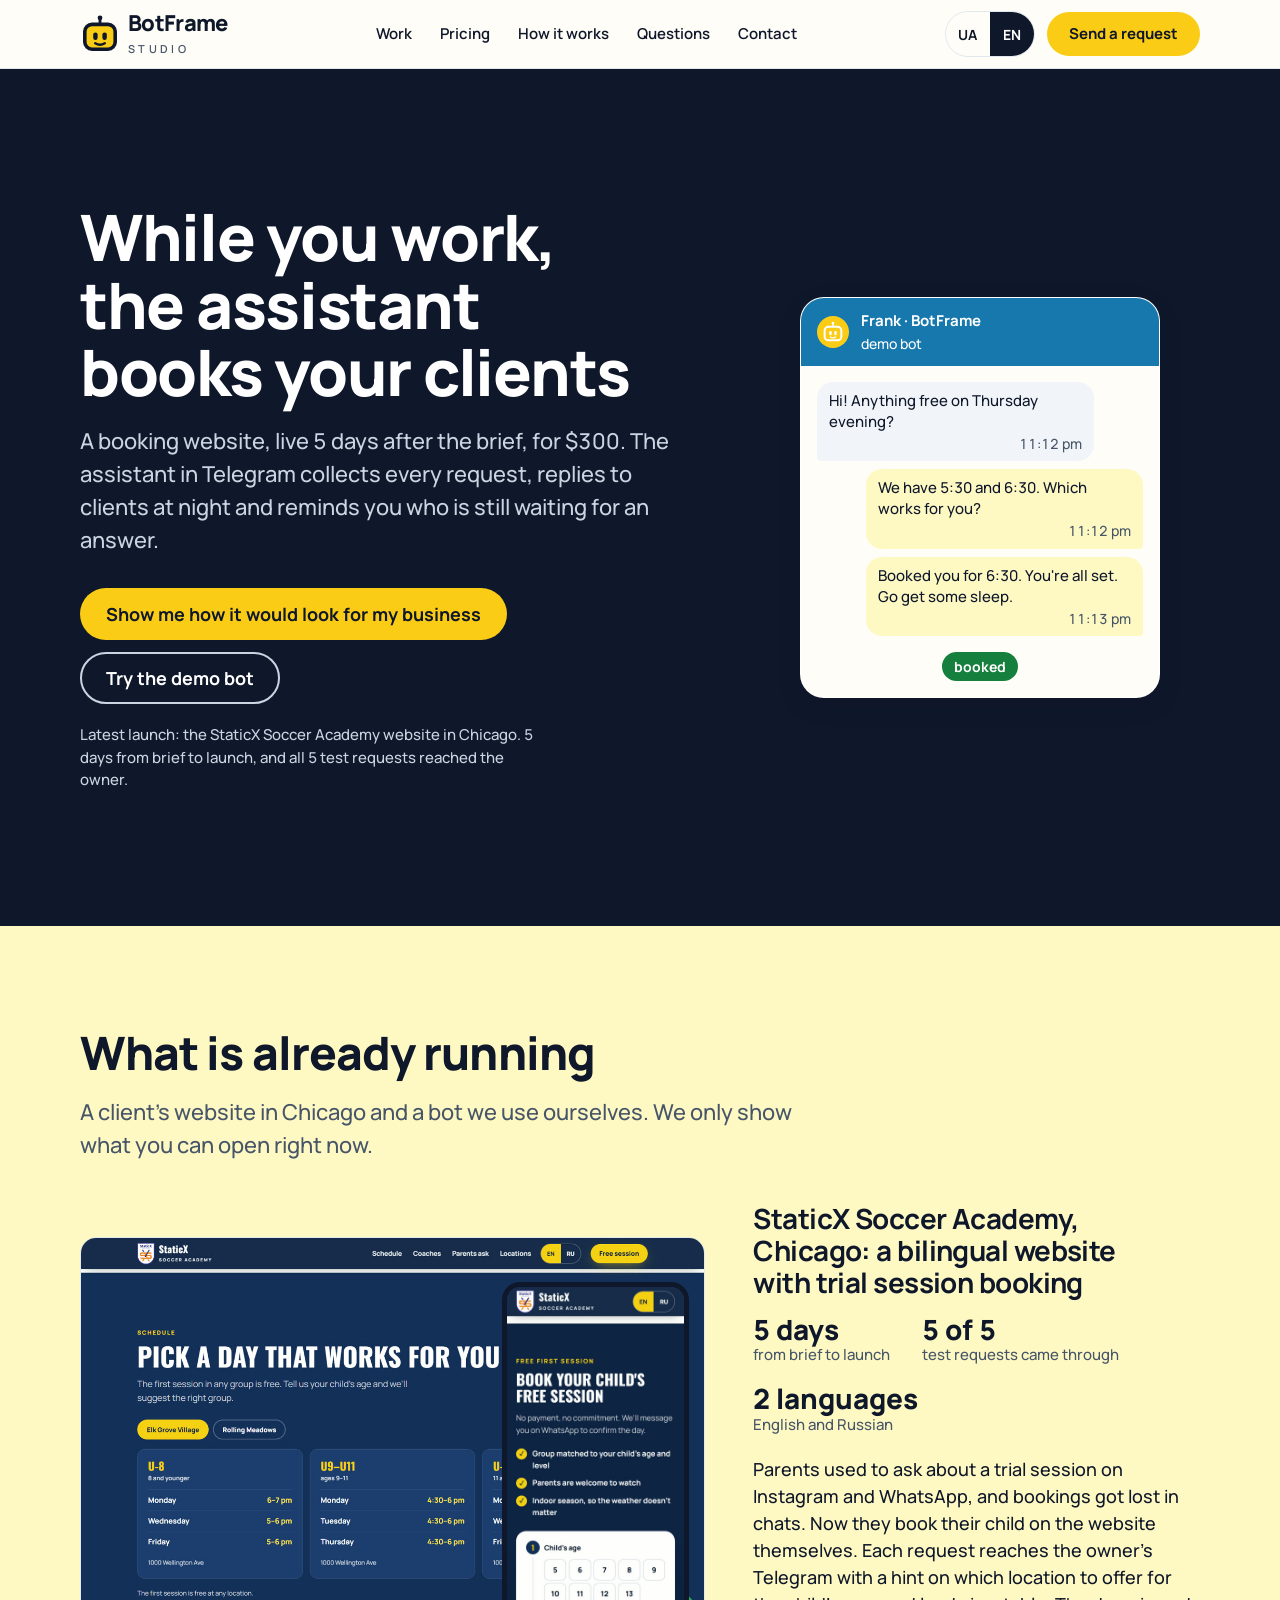
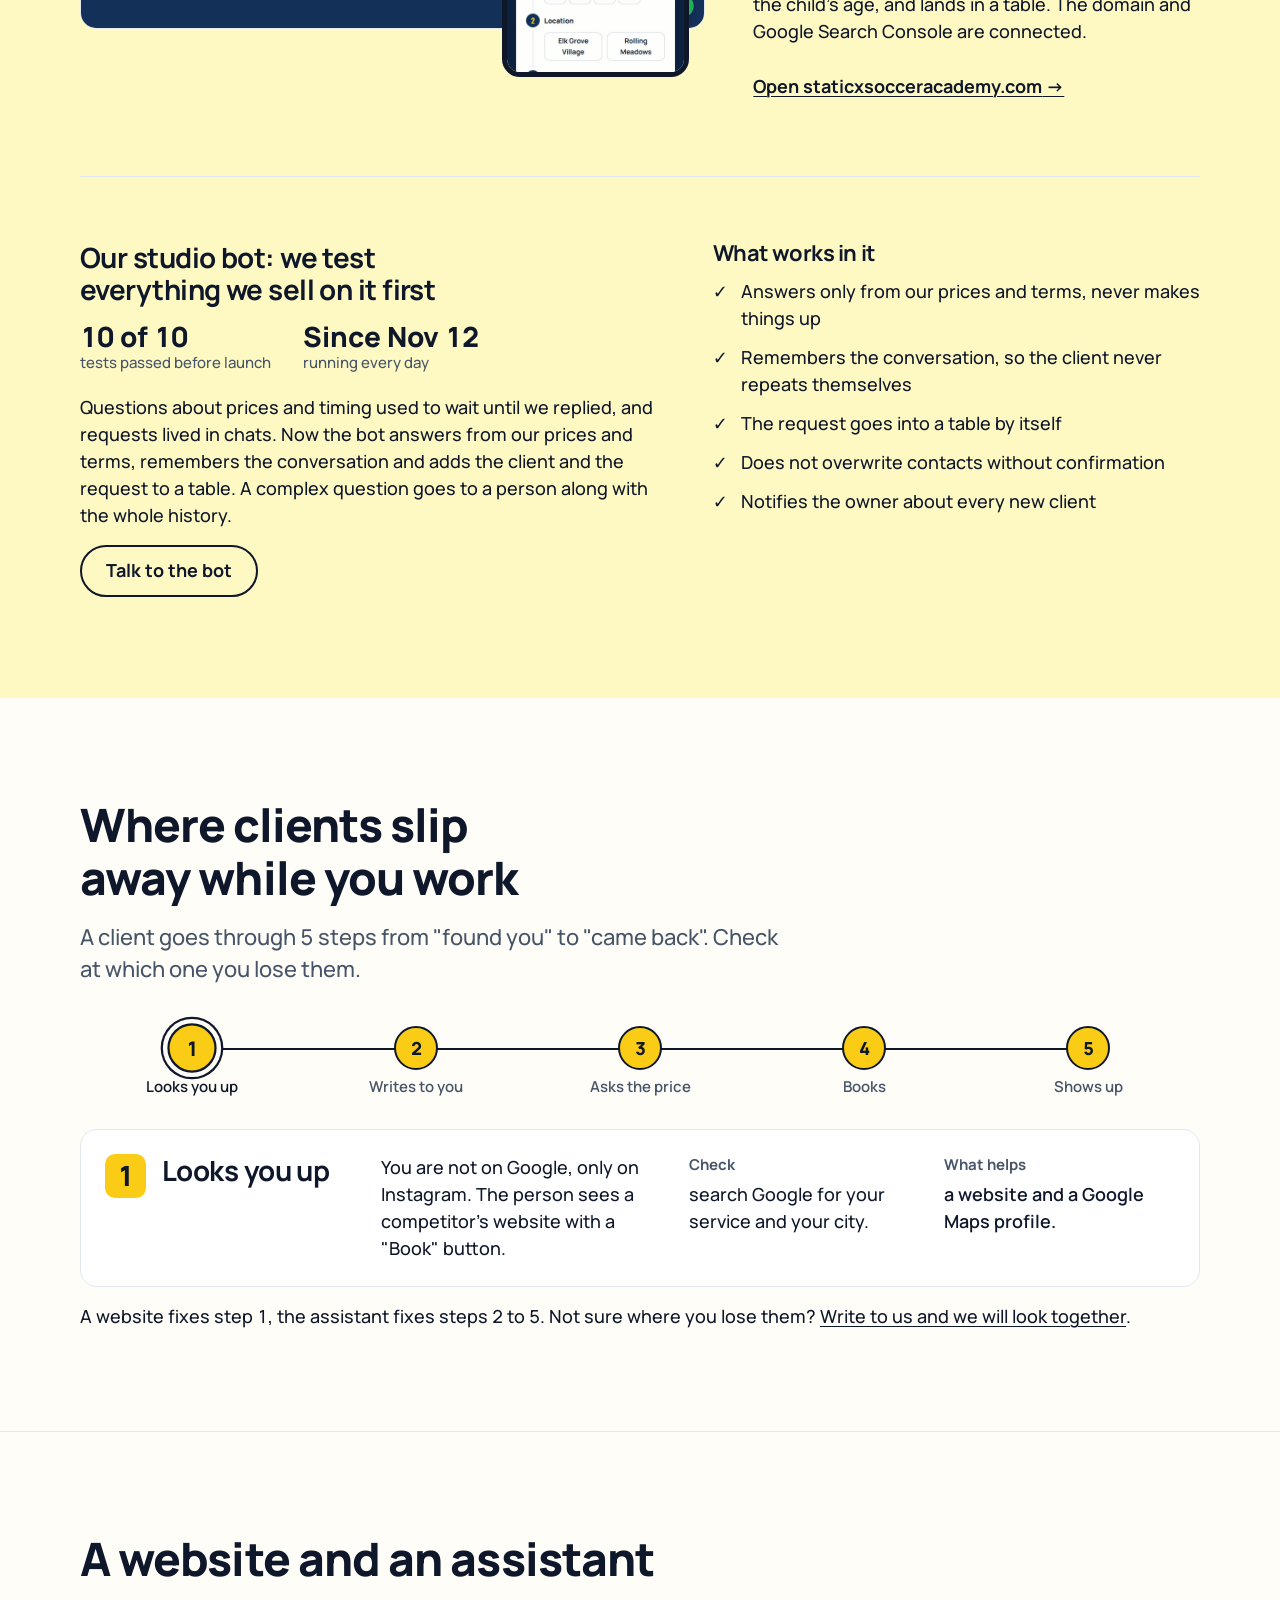
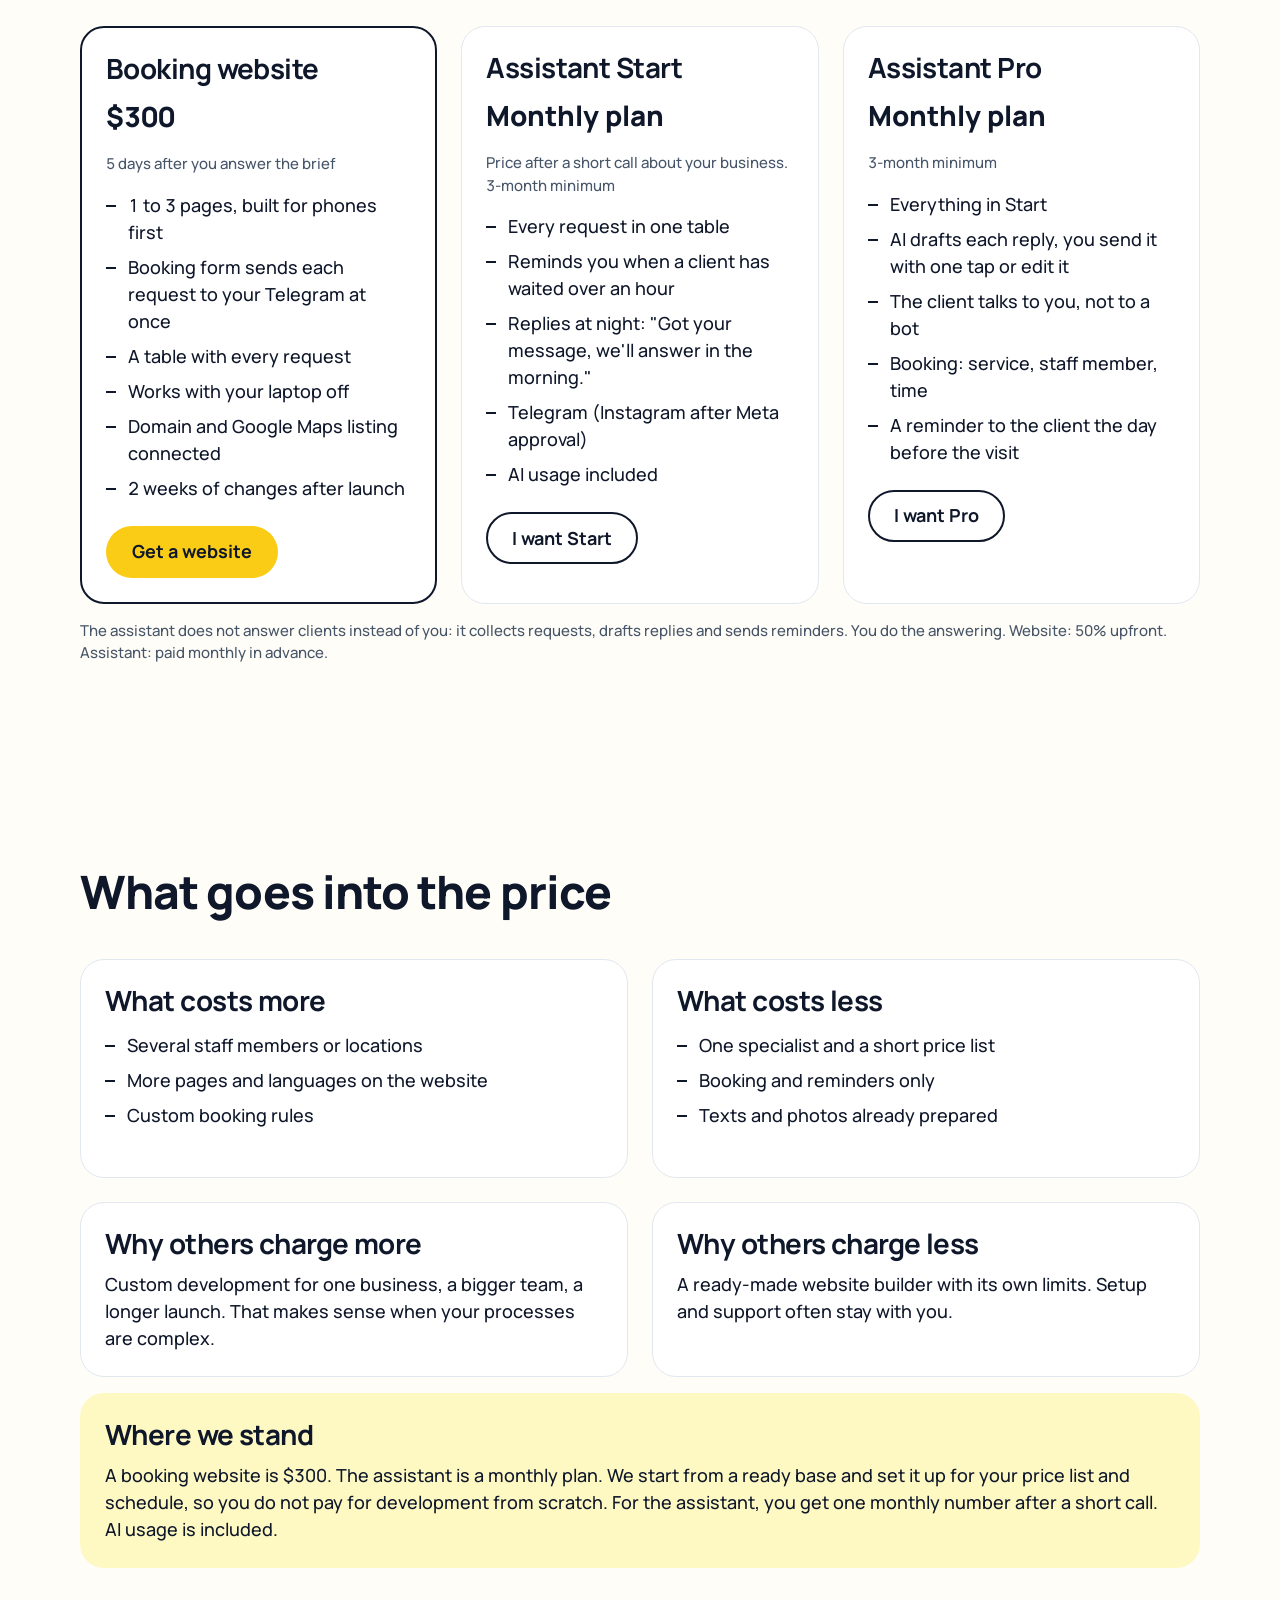
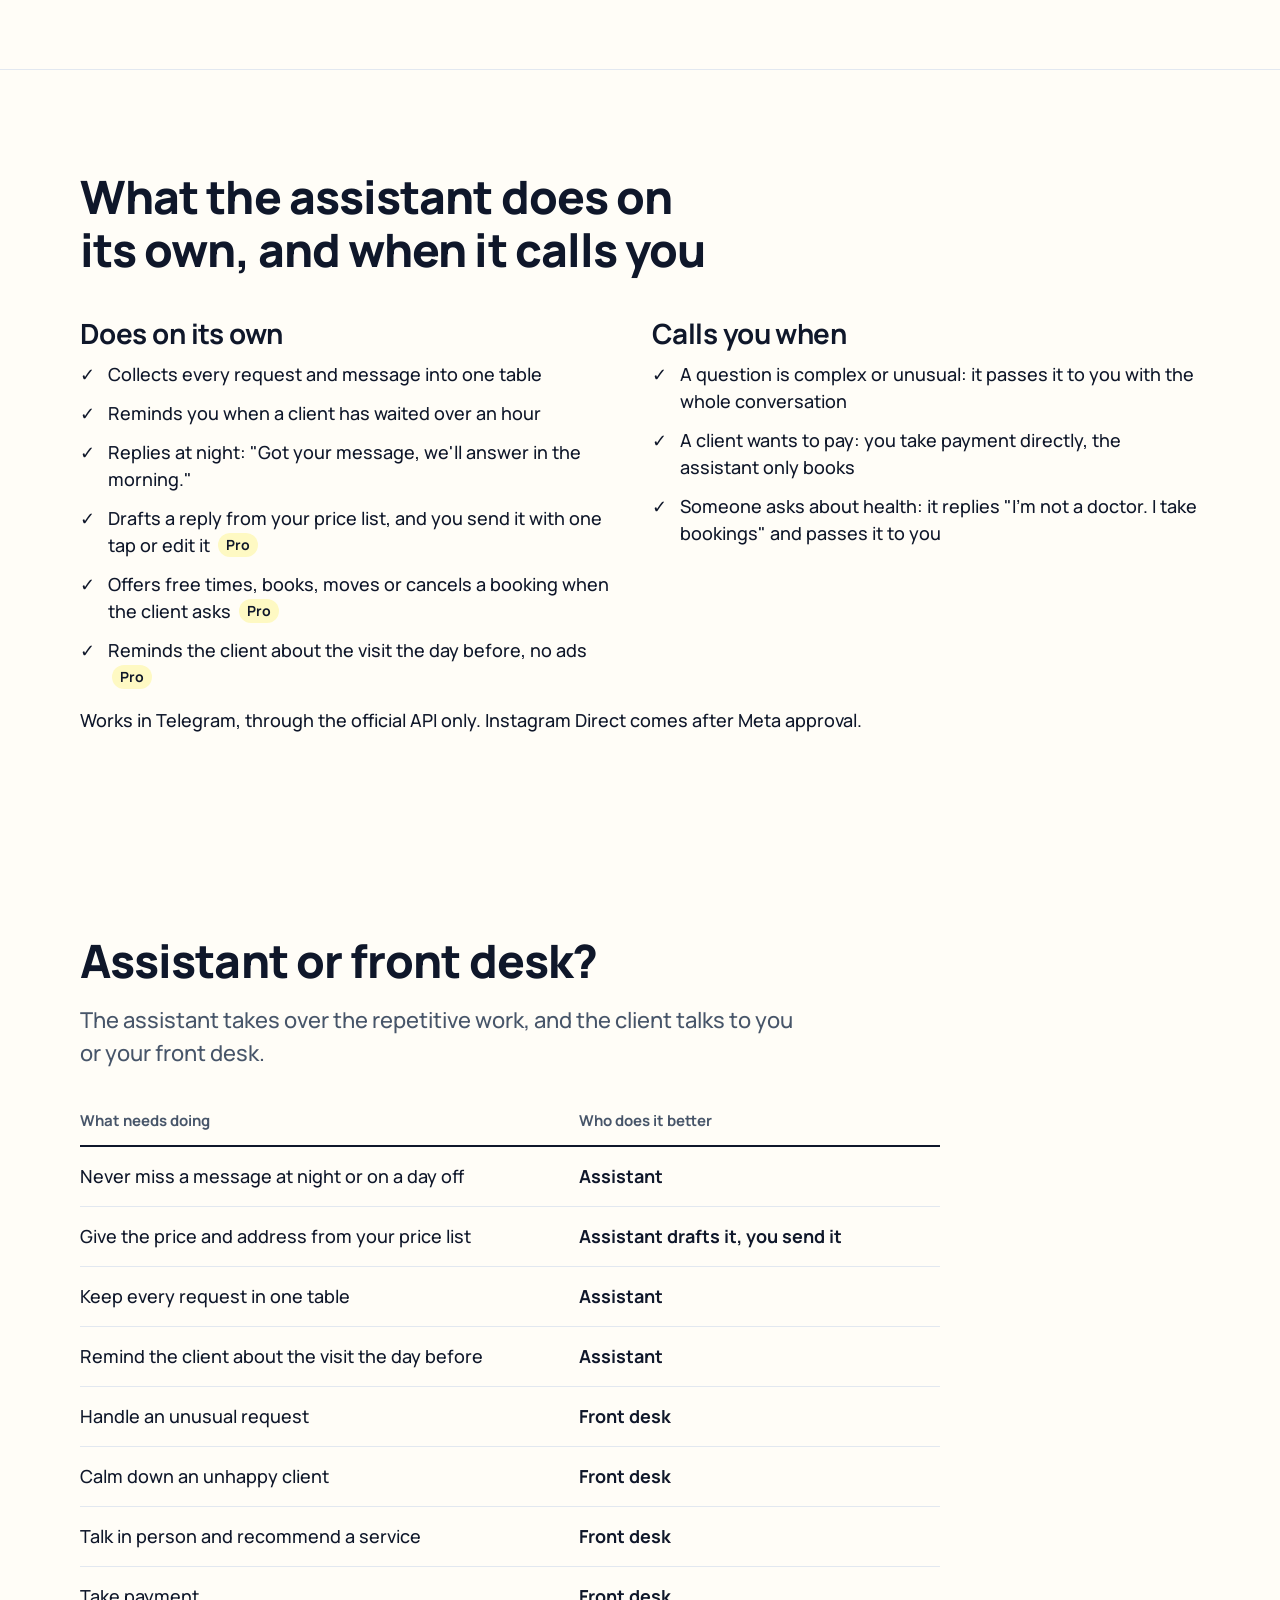
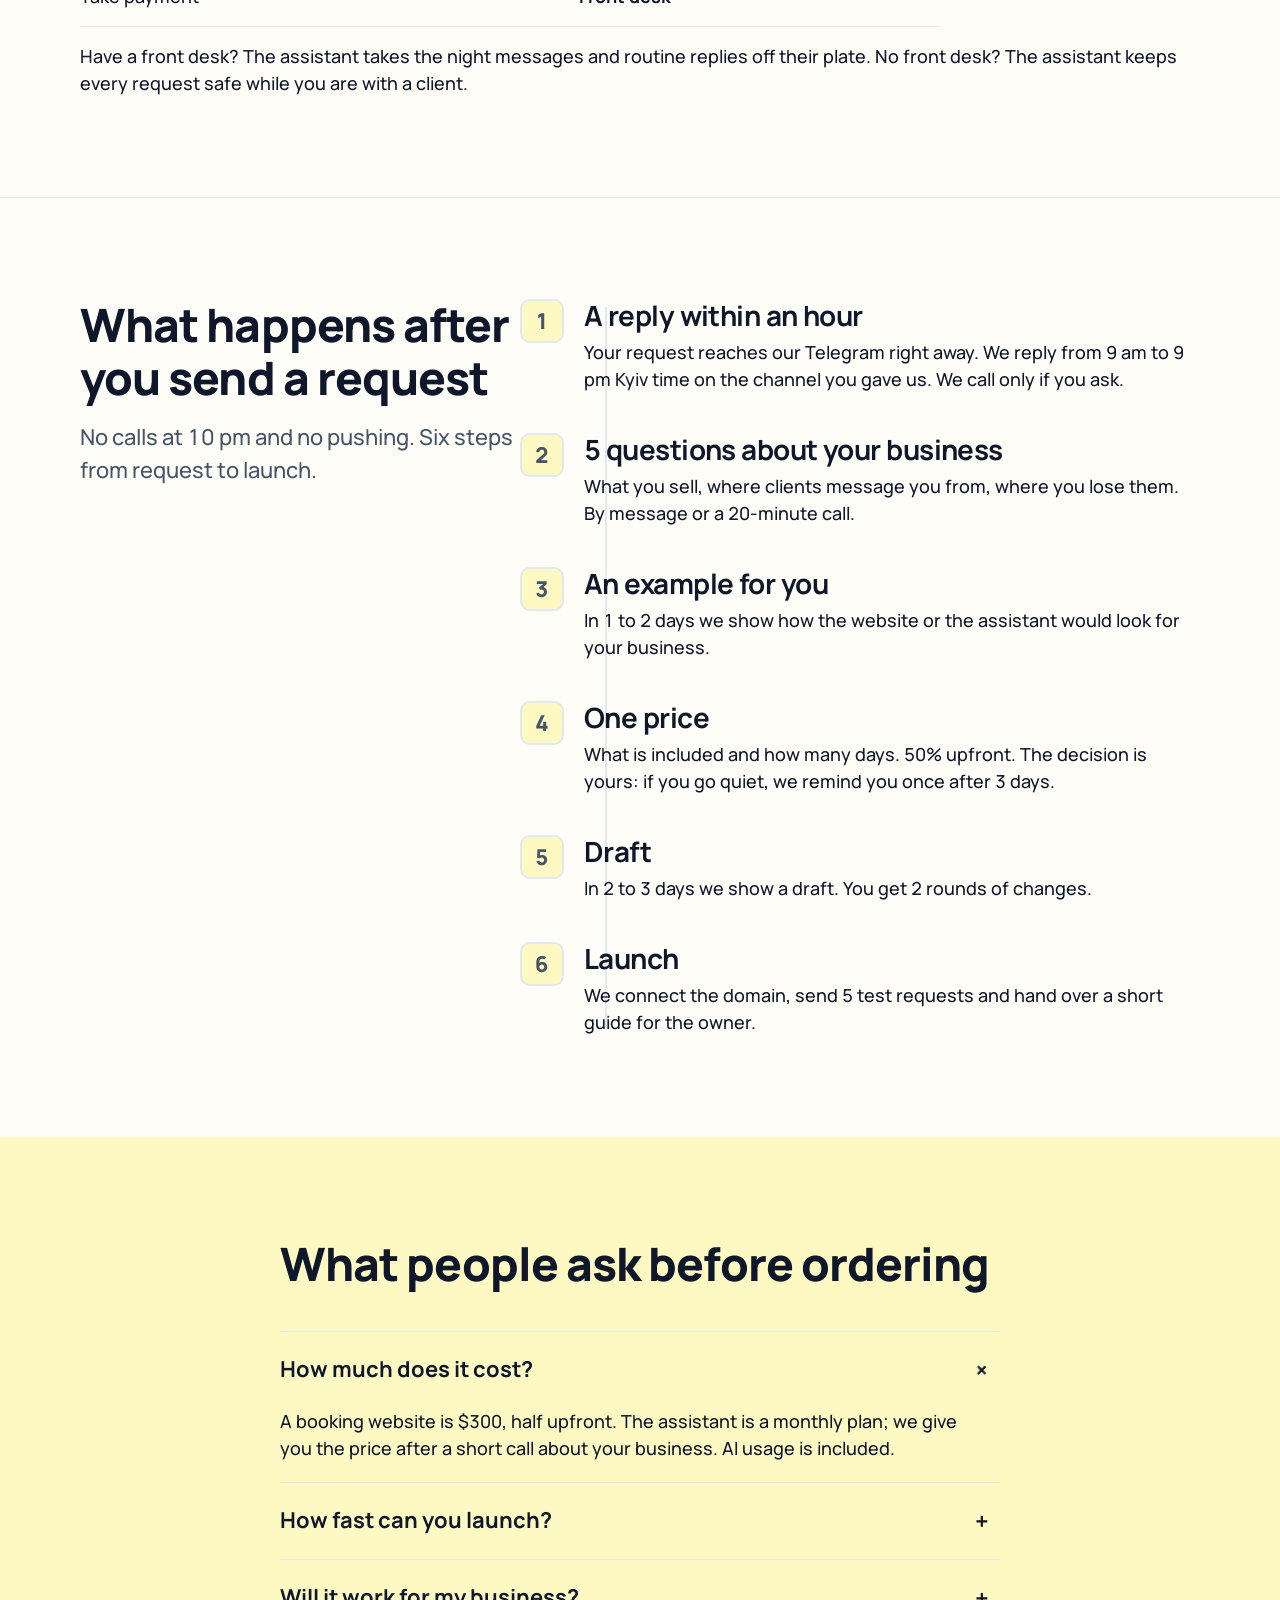
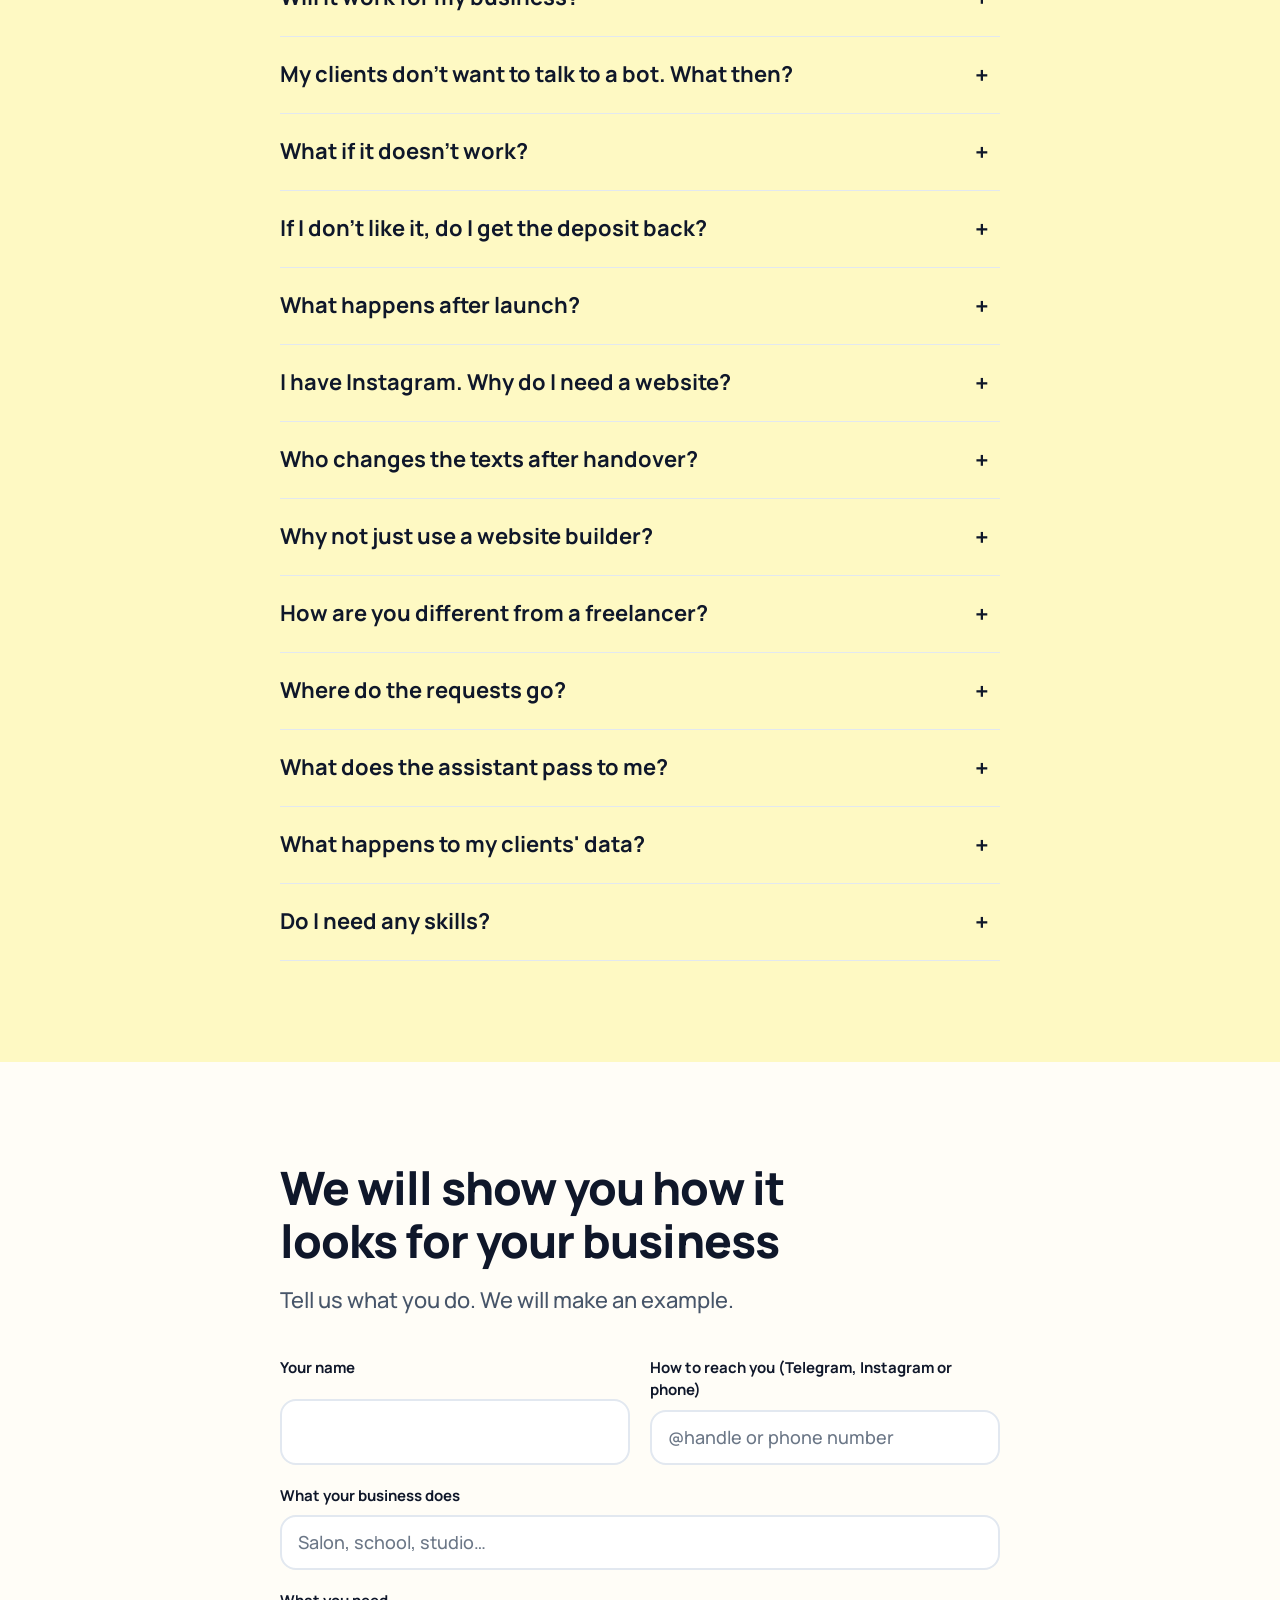
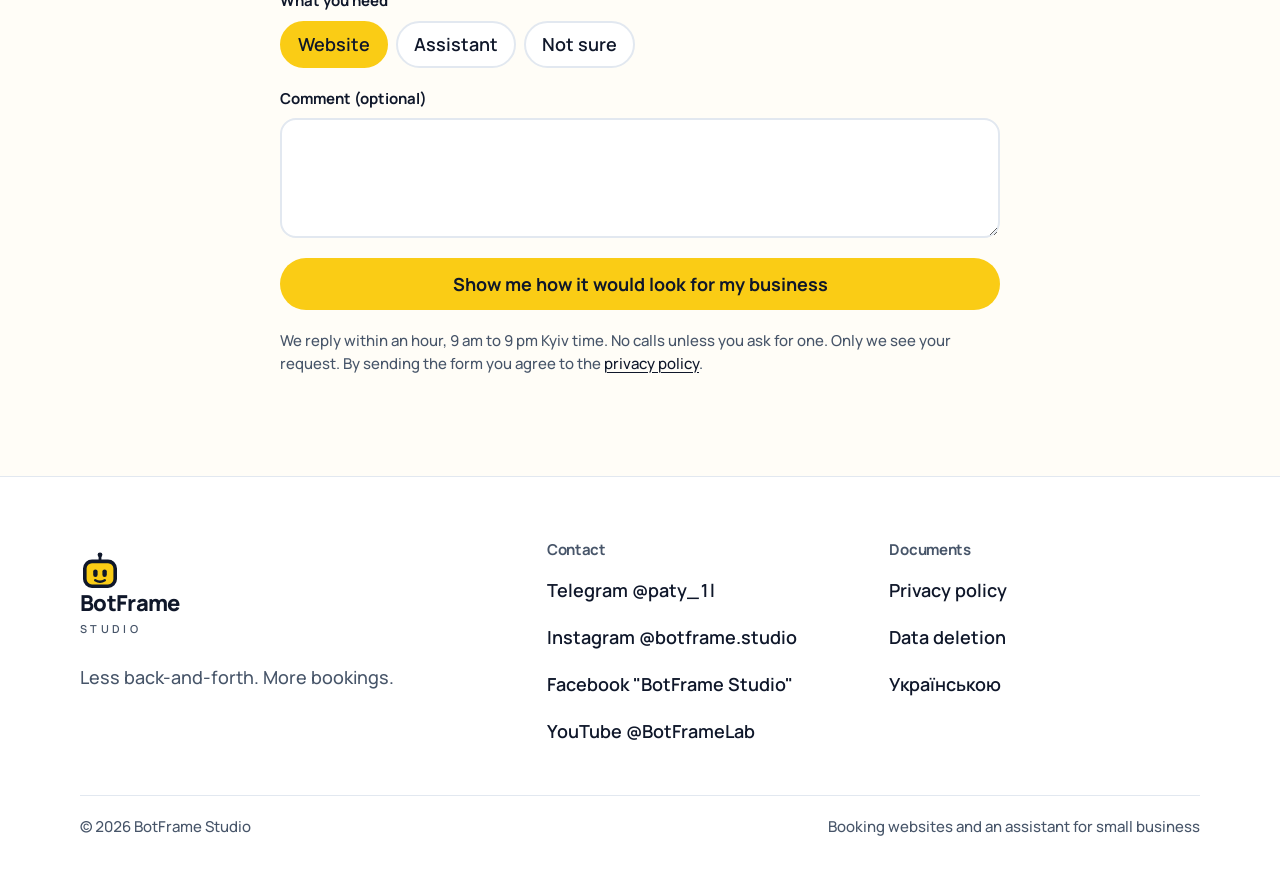
<file: en/index.html>
<!doctype html>
<html lang="en" class="no-js">
<head>
<meta charset="utf-8">
<meta name="viewport" content="width=device-width, initial-scale=1">
<title>BotFrame Studio — a booking website in 5 days and an assistant for your requests</title>
<meta name="description" content="While you work, the assistant books your clients. A booking website, live 5 days after the brief: $300. The assistant in Telegram collects every request and answers at night.">
<link rel="canonical" href="https://igorpotimkov-design.github.io/botframe/en/">
<link rel="alternate" hreflang="uk" href="https://igorpotimkov-design.github.io/botframe/">
<link rel="alternate" hreflang="en" href="https://igorpotimkov-design.github.io/botframe/en/">
<link rel="alternate" hreflang="x-default" href="https://igorpotimkov-design.github.io/botframe/">
<meta name="theme-color" content="#FACC15">
<meta property="og:type" content="website">
<meta property="og:locale" content="en_US">
<meta property="og:locale:alternate" content="uk_UA">
<meta property="og:site_name" content="BotFrame Studio">
<meta property="og:url" content="https://igorpotimkov-design.github.io/botframe/en/">
<meta property="og:title" content="BotFrame Studio — less chatting, more bookings">
<meta property="og:description" content="A booking website in 5 days and an assistant in Telegram for salons, schools and studios.">
<meta property="og:image" content="https://igorpotimkov-design.github.io/botframe/assets/img/og-en.png">
<meta property="og:image:width" content="1200">
<meta property="og:image:height" content="630">
<meta name="twitter:card" content="summary_large_image">
<meta name="twitter:title" content="BotFrame Studio — less chatting, more bookings">
<meta name="twitter:description" content="A booking website in 5 days and an assistant in Telegram for salons, schools and studios.">
<meta name="twitter:image" content="https://igorpotimkov-design.github.io/botframe/assets/img/og-en.png">
<link rel="icon" href="../assets/img/favicon.ico" sizes="16x16 32x32 48x48">
<link rel="icon" type="image/png" sizes="48x48" href="../assets/img/favicon-48.png">
<link rel="apple-touch-icon" href="../assets/img/apple-touch-icon.png">
<link rel="manifest" href="../manifest.webmanifest">
<link rel="preconnect" href="https://fonts.googleapis.com">
<link rel="preconnect" href="https://fonts.gstatic.com" crossorigin>
<link rel="stylesheet" href="../assets/css/site.126ad7b704.css">
<script type="application/ld+json">
{
  "@context": "https://schema.org",
  "@graph": [
    {
      "@type": "ProfessionalService",
      "@id": "https://igorpotimkov-design.github.io/botframe/#studio",
      "name": "BotFrame Studio",
      "url": "https://igorpotimkov-design.github.io/botframe/en/",
      "image": "https://igorpotimkov-design.github.io/botframe/assets/img/og-en.png",
      "logo": "https://igorpotimkov-design.github.io/botframe/assets/img/icon-512.png",
      "description": "While you work, the assistant books your clients. A booking website, live 5 days after the brief: $300. The assistant in Telegram collects every request and answers at night.",
      "areaServed": ["UA", "US"],
      "availableLanguage": ["uk", "en"],
      "sameAs": [
        "https://www.instagram.com/botframe.studio",
        "https://www.youtube.com/@BotFrameLab"
      ],
      "makesOffer": [
        {
          "@type": "Offer",
          "name": "Booking website",
          "description": "1 to 3 pages with a booking form; each request goes to the owner's Telegram and into a table. Live 5 days after the brief.",
          "priceSpecification": { "@type": "PriceSpecification", "price": "300", "priceCurrency": "USD" }
        },
        {
          "@type": "Offer",
          "name": "Assistant Start",
          "description": "Every request in one table, a nudge to the owner when a client waits over an hour, a night reply: we got your message, we will answer in the morning. Monthly plan, AI included."
        },
        {
          "@type": "Offer",
          "name": "Assistant Pro",
          "description": "Everything in Start, plus AI drafts each reply and the owner sends it with one tap; booking and reminders for clients. Monthly plan, AI included."
        }
      ]
    },
    {
      "@type": "WebSite",
      "@id": "https://igorpotimkov-design.github.io/botframe/en/#website",
      "url": "https://igorpotimkov-design.github.io/botframe/en/",
      "name": "BotFrame Studio",
      "inLanguage": "en",
      "publisher": { "@id": "https://igorpotimkov-design.github.io/botframe/#studio" }
    }
  ]
}
</script>
<script type="application/ld+json">
{
  "@context": "https://schema.org",
  "@type": "FAQPage",
  "mainEntity": [
    {
      "@type": "Question",
      "name": "How much does it cost?",
      "acceptedAnswer": {
        "@type": "Answer",
        "text": "A booking website is $300, half upfront. The assistant is a monthly plan; we give you the price after a short call about your business. AI usage is included."
      }
    },
    {
      "@type": "Question",
      "name": "How fast can you launch?",
      "acceptedAnswer": {
        "@type": "Answer",
        "text": "A website is live 5 days after you answer the brief. Assistant Pro needs 3 more days. It works in Telegram; Instagram Direct comes after Meta approval."
      }
    },
    {
      "@type": "Question",
      "name": "Will it work for my business?",
      "acceptedAnswer": {
        "@type": "Answer",
        "text": "If you run a salon, school, studio or another service with bookings, yes. Tell us what you do and we will say honestly whether you need a website, the assistant, or neither."
      }
    },
    {
      "@type": "Question",
      "name": "My clients don't want to talk to a bot. What then?",
      "acceptedAnswer": {
        "@type": "Answer",
        "text": "That is exactly why we sell an assistant. During the day you answer: the assistant only drafts the text, and you send it with one tap or edit it. It writes to a client on its own only at night, briefly: \"Got your message, we'll answer in the morning.\""
      }
    },
    {
      "@type": "Question",
      "name": "What if it doesn't work?",
      "acceptedAnswer": {
        "@type": "Answer",
        "text": "Before handover we send 5 test requests from a phone and a computer. The draft gets 2 rounds of changes, plus 2 more weeks after launch."
      }
    },
    {
      "@type": "Question",
      "name": "If I don't like it, do I get the deposit back?",
      "acceptedAnswer": {
        "@type": "Answer",
        "text": "Yes, by stage. Before work starts, 100%. After the brief or the design, the deposit minus the hours we have already spent. After the mockup is handed over, the deposit is not returned. Assistant: a paid month is not refunded; cancelling takes effect from the next month."
      }
    },
    {
      "@type": "Question",
      "name": "Where do the requests go?",
      "acceptedAnswer": {
        "@type": "Answer",
        "text": "Straight to your Telegram and into a table with every request. It all runs on hosting, not on our computer, so it works with your laptop off."
      }
    },
    {
      "@type": "Question",
      "name": "What does the assistant pass to me?",
      "acceptedAnswer": {
        "@type": "Answer",
        "text": "Complex or unusual questions, payments and health questions. The assistant passes them to you with the whole conversation, so the client does not repeat themselves."
      }
    },
    {
      "@type": "Question",
      "name": "What happens after launch?",
      "acceptedAnswer": {
        "@type": "Answer",
        "text": "Requests go to your Telegram and into a table. You get a short guide: where the requests are and how to change the texts. Changes for 2 weeks after handover, then by agreement. Assistant: paid monthly in advance, 3-month minimum."
      }
    },
    {
      "@type": "Question",
      "name": "I have Instagram. Why do I need a website?",
      "acceptedAnswer": {
        "@type": "Answer",
        "text": "People find a website on Google, and a booking on it does not get lost in chats. Instagram brings people in, the website collects requests. The assistant in Direct will start after Meta approval."
      }
    },
    {
      "@type": "Question",
      "name": "Who changes the texts after handover?",
      "acceptedAnswer": {
        "@type": "Answer",
        "text": "For the first 2 weeks we do, included in the price. After that, by agreement. The owner's guide explains how to change the texts yourself."
      }
    },
    {
      "@type": "Question",
      "name": "Why not just use a website builder?",
      "acceptedAnswer": {
        "@type": "Answer",
        "text": "You do not have to set anything up yourself. We write the texts, connect the form and check that every request reaches your Telegram. You get a finished website, ready to use."
      }
    },
    {
      "@type": "Question",
      "name": "How are you different from a freelancer?",
      "acceptedAnswer": {
        "@type": "Answer",
        "text": "We start from a ready, tested base, so launch takes 5 days and you know the price before we start. Before handover we send 5 test requests and give you a guide for the owner."
      }
    },
    {
      "@type": "Question",
      "name": "What happens to my clients' data?",
      "acceptedAnswer": {
        "@type": "Answer",
        "text": "Only you and our team see the requests. We do not share them with third parties and do not send mailings. Data can be deleted on the data deletion page."
      }
    },
    {
      "@type": "Question",
      "name": "Do I need any skills?",
      "acceptedAnswer": {
        "@type": "Answer",
        "text": "No. You answer 5 questions and send your price list. After launch you get a short guide: where the requests are and how to change the texts."
      }
    }
  ]
}
</script>
</head>
<body class="has-sticky-cta">
<a class="skip-link" href="#main">Skip to content</a>
<svg class="visually-hidden" aria-hidden="true">
  <symbol id="mark" viewBox="0 0 100 100">
    <line x1="50" y1="27" x2="50" y2="13" stroke="currentColor" stroke-width="7" stroke-linecap="round"/>
    <circle cx="50" cy="9.5" r="6" fill="currentColor"/>
    <rect x="12" y="26" width="76" height="62" rx="18" fill="#FACC15" stroke="currentColor" stroke-width="9"/>
    <rect x="33" y="46" width="11" height="19" rx="5.5" fill="currentColor"/>
    <rect x="56" y="46" width="11" height="19" rx="5.5" fill="currentColor"/>
    <path d="M38 73 Q50 81 62 73" fill="none" stroke="currentColor" stroke-width="6" stroke-linecap="round"/>
  </symbol>
</svg>
<header class="header">
  <div class="container header__inner">
    <a class="logo" href="#hero" aria-label="BotFrame Studio — home">
      <svg aria-hidden="true"><use href="#mark"/></svg>
      <span><span class="logo__name">BotFrame</span><span class="logo__sub">STUDIO</span></span>
    </a>
    <nav class="nav" aria-label="Sections">
      <a href="#roboty">Work</a><a href="#poslugy">Pricing</a><a href="#yak">How it works</a><a href="#faq">Questions</a><a href="#kontakty">Contact</a>
    </nav>
    <div class="header__actions">
      <div class="lang" aria-label="Language"><a href="../" hreflang="uk" lang="uk">UA</a><span aria-current="page" lang="en">EN</span></div>
      <a class="btn btn--primary btn--small" href="#zayavka">Send a request</a>
    </div>
    <details class="menu">
      <summary aria-label="Menu"></summary>
      <div class="menu__panel">
        <a href="#roboty">Work</a><a href="#poslugy">Pricing</a><a href="#yak">How it works</a><a href="#faq">Questions</a><a href="#kontakty">Contact</a>
        <div class="lang" aria-label="Language"><a href="../" hreflang="uk" lang="uk">UA</a><span aria-current="page" lang="en">EN</span></div>
      </div>
    </details>
  </div>
</header>
<main id="main">
<section class="hero theme-dark" id="hero">
  <div class="container hero__inner">
    <div class="hero__text">
      <h1>While you work, the assistant books your clients</h1>
      <p class="lead">A booking website, live 5 days after the brief, for $300. The assistant in Telegram collects every request, replies to clients at night and reminds you who is still waiting for an answer.</p>
      <div class="hero__actions">
        <a class="btn btn--primary" href="#zayavka">Show me how it would look for my business</a>
        <a class="btn btn--secondary" href="https://t.me/barbershopdemotestbot?start=site">Try the demo bot</a>
      </div>
      <p class="hero__trust">Latest launch: the StaticX Soccer Academy website in Chicago. 5 days from brief to launch, and all 5 test requests reached the owner.</p>
    </div>
    <div class="hero__visual">
      <div class="chat" id="hero-chat" role="img" aria-label="Example chat with the demo bot: a client asks for a free slot, the bot offers times and books">
        <div class="chat__head"><span class="chat__avatar"><svg aria-hidden="true"><use href="#mark"/></svg></span><span>Frank · BotFrame<span class="chat__status">demo bot</span></span></div>
        <div class="chat__body">
          <div class="chat__msg chat__msg--in">Hi! Anything free on Thursday evening?<span class="chat__time">11:12 pm</span></div>
          <div class="chat__msg chat__msg--bot">We have 5:30 and 6:30. Which works for you?<span class="chat__time">11:12 pm</span></div>
          <div class="chat__msg chat__msg--bot">Booked you for 6:30. You're all set. Go get some sleep.<span class="chat__time">11:13 pm</span></div>
          <div class="chat__badge">booked</div>
        </div>
      </div>
    </div>
  </div>
</section>
<section class="section section--soft" id="roboty">
  <div class="container">
    <div class="section__head"><h2>What is already running</h2><p class="lead">A client's website in Chicago and a bot we use ourselves. We only show what you can open right now.</p></div>
    <article class="work" id="keis">
      <figure class="work__shots">
        <img class="work__desktop" src="../assets/img/work-staticx-desktop.jpg" width="1200" height="750" loading="lazy" alt="Group schedule on the StaticX Soccer Academy website, desktop">
        <img class="work__phone" src="../assets/img/work-staticx-phone.jpg" width="390" height="844" loading="lazy" alt="Free trial booking form on the StaticX website, phone">
      </figure>
      <div class="work__text">
        <h3>StaticX Soccer Academy, Chicago: a bilingual website with trial session booking</h3>
        <dl class="facts">
          <div><dt>5 days</dt><dd>from brief to launch</dd></div>
          <div><dt>5 of 5</dt><dd>test requests came through</dd></div>
          <div><dt>2 languages</dt><dd>English and Russian</dd></div>
        </dl>
        <p>Parents used to ask about a trial session on Instagram and WhatsApp, and bookings got lost in chats. Now they book their child on the website themselves. Each request reaches the owner's Telegram with a hint on which location to offer for the child's age, and lands in a table. The domain and Google Search Console are connected.</p>
        <p><a class="link-arrow" href="https://staticxsocceracademy.com" target="_blank" rel="noopener">Open staticxsocceracademy.com</a></p>
      </div>
    </article>
    <article class="work work--bot">
      <div class="work__text">
        <h3>Our studio bot: we test everything we sell on it first</h3>
        <dl class="facts">
          <div><dt>10 of 10</dt><dd>tests passed before launch</dd></div>
          <div><dt>Since Nov 12</dt><dd>running every day</dd></div>
        </dl>
        <p>Questions about prices and timing used to wait until we replied, and requests lived in chats. Now the bot answers from our prices and terms, remembers the conversation and adds the client and the request to a table. A complex question goes to a person along with the whole history.</p>
        <p><a class="btn btn--secondary" href="https://t.me/botframe_studio_bot" target="_blank" rel="noopener">Talk to the bot</a></p>
      </div>
      <div><h4>What works in it</h4><ul class="list-check"><li>Answers only from our prices and terms, never makes things up</li><li>Remembers the conversation, so the client never repeats themselves</li><li>The request goes into a table by itself</li><li>Does not overwrite contacts without confirmation</li><li>Notifies the owner about every new client</li></ul></div>
    </article>
  </div>
</section>
<section class="section" id="bolit">
  <div class="container">
    <div class="section__head"><h2>Where clients slip away while you work</h2><p class="lead">A client goes through 5 steps from "found you" to "came back". Check at which one you lose them.</p></div>
    <ol class="leaks">
      <li class="leak reveal"><span class="leak__n">1</span><div class="leak__body"><h3>Looks you up</h3><p>You are not on Google, only on Instagram. The person sees a competitor's website with a "Book" button.</p><p><span class="leak__k">Check</span>search Google for your service and your city.</p><p class="leak__fix"><span class="leak__k">What helps</span>a website and a Google Maps profile.</p></div></li>
      <li class="leak reveal"><span class="leak__n">2</span><div class="leak__body"><h3>Writes to you</h3><p>They wrote at 11 pm and got an answer in the morning. Overnight they booked with someone else.</p><p><span class="leak__k">Check</span>how many messages come in after 8 pm?</p><p class="leak__fix"><span class="leak__k">What helps</span>the assistant replies at night right away: "Got your message, we'll answer in the morning."</p></div></li>
      <li class="leak reveal"><span class="leak__n">3</span><div class="leak__body"><h3>Asks the price</h3><p>"DM for price" or "it depends". People message three places and pick whoever names a number first.</p><p><span class="leak__k">Check</span>is the price on your website or in your profile?</p><p class="leak__fix"><span class="leak__k">What helps</span>a "from" price on the website, and the assistant drafts a reply from your price list.</p></div></li>
      <li class="leak reveal"><span class="leak__n">4</span><div class="leak__body"><h3>Books</h3><p>Bookings live in chats, a notebook, your head. Times get mixed up, two people for one slot.</p><p><span class="leak__k">Check</span>can you say in a minute who is coming tomorrow?</p><p class="leak__fix"><span class="leak__k">What helps</span>every request and booking in one table.</p></div></li>
      <li class="leak reveal"><span class="leak__n">5</span><div class="leak__body"><h3>Shows up</h3><p>Booked and forgot. The slot in your schedule stays empty.</p><p><span class="leak__k">Check</span>how many people did not show up last month without a warning?</p><p class="leak__fix"><span class="leak__k">What helps</span>a reminder to the client the day before.</p></div></li>
    </ol>
    <p class="section__note">A website fixes step 1, the assistant fixes steps 2 to 5. Not sure where you lose them? <a href="#zayavka">Write to us and we will look together</a>.</p>
  </div>
</section>
<section class="section section--line" id="poslugy">
  <div class="container">
    <div class="section__head"><h2>A website and an assistant</h2></div>
    <div class="grid grid--3">
      <article class="card card--accent reveal">
        <h3>Booking website</h3>
        <p class="card__price">$300</p>
        <p class="small">5 days after you answer the brief</p>
        <ul class="card__list"><li>1 to 3 pages, built for phones first</li><li>Booking form sends each request to your Telegram at once</li><li>A table with every request</li><li>Works with your laptop off</li><li>Domain and Google Maps listing connected</li><li>2 weeks of changes after launch</li></ul>
        <a class="btn btn--primary" href="#zayavka">Get a website</a>
      </article>
      <article class="card reveal">
        <h3>Assistant Start</h3>
        <p class="card__price">Monthly plan</p>
        <p class="small">Price after a short call about your business. 3-month minimum</p>
        <ul class="card__list"><li>Every request in one table</li><li>Reminds you when a client has waited over an hour</li><li>Replies at night: "Got your message, we'll answer in the morning."</li><li>Telegram (Instagram after Meta approval)</li><li>AI usage included</li></ul>
        <a class="btn btn--secondary" href="#zayavka">I want Start</a>
      </article>
      <article class="card reveal">
        <h3>Assistant Pro</h3>
        <p class="card__price">Monthly plan</p>
        <p class="small">3-month minimum</p>
        <ul class="card__list"><li>Everything in Start</li><li>AI drafts each reply, you send it with one tap or edit it</li><li>The client talks to you, not to a bot</li><li>Booking: service, staff member, time</li><li>A reminder to the client the day before the visit</li></ul>
        <a class="btn btn--secondary" href="#zayavka">I want Pro</a>
      </article>
    </div>
    <p class="small section__note">The assistant does not answer clients instead of you: it collects requests, drafts replies and sends reminders. You do the answering. Website: 50% upfront. Assistant: paid monthly in advance.</p>
  </div>
</section>
<section class="section" id="tsina">
  <div class="container">
    <div class="section__head"><h2>What goes into the price</h2></div>
    <div class="grid grid--2">
      <article class="card reveal"><h3>What costs more</h3><ul class="card__list"><li>Several staff members or locations</li><li>More pages and languages on the website</li><li>Custom booking rules</li></ul></article>
      <article class="card reveal"><h3>What costs less</h3><ul class="card__list"><li>One specialist and a short price list</li><li>Booking and reminders only</li><li>Texts and photos already prepared</li></ul></article>
      <article class="card reveal"><h3>Why others charge more</h3><p>Custom development for one business, a bigger team, a longer launch. That makes sense when your processes are complex.</p></article>
      <article class="card reveal"><h3>Why others charge less</h3><p>A ready-made website builder with its own limits. Setup and support often stay with you.</p></article>
    </div>
    <div class="card card--soft reveal section__note"><h3>Where we stand</h3><p>A booking website is $300. The assistant is a monthly plan. We start from a ready base and set it up for your price list and schedule, so you do not pay for development from scratch. For the assistant, you get one monthly number after a short call. AI usage is included.</p></div>
  </div>
</section>
<section class="section section--line" id="chesno">
  <div class="container">
    <div class="section__head"><h2>What the assistant does on its own, and when it calls you</h2></div>
    <div class="grid grid--2">
      <div class="reveal"><h3>Does on its own</h3><ul class="list-check"><li>Collects every request and message into one table</li><li>Reminds you when a client has waited over an hour</li><li>Replies at night: "Got your message, we'll answer in the morning."</li><li>Drafts a reply from your price list, and you send it with one tap or edit it <span class="tag">Pro</span></li><li>Offers free times, books, moves or cancels a booking when the client asks <span class="tag">Pro</span></li><li>Reminds the client about the visit the day before, no ads <span class="tag">Pro</span></li></ul></div>
      <div class="reveal"><h3>Calls you when</h3><ul class="list-check"><li>A question is complex or unusual: it passes it to you with the whole conversation</li><li>A client wants to pay: you take payment directly, the assistant only books</li><li>Someone asks about health: it replies "I'm not a doctor. I take bookings" and passes it to you</li></ul></div>
    </div>
    <p class="section__note">Works in Telegram, through the official API only. Instagram Direct comes after Meta approval.</p>
  </div>
</section>
<section class="section" id="bot-chy-admin">
  <div class="container">
    <div class="section__head"><h2>Assistant or front desk?</h2><p class="lead">The assistant takes over the repetitive work, and the client talks to you or your front desk.</p></div>
    <table class="compare">
      <thead><tr><th scope="col">What needs doing</th><th scope="col">Who does it better</th></tr></thead>
      <tbody>
        <tr><td>Never miss a message at night or on a day off</td><td>Assistant</td></tr>
        <tr><td>Give the price and address from your price list</td><td>Assistant drafts it, you send it</td></tr>
        <tr><td>Keep every request in one table</td><td>Assistant</td></tr>
        <tr><td>Remind the client about the visit the day before</td><td>Assistant</td></tr>
        <tr><td>Handle an unusual request</td><td>Front desk</td></tr>
        <tr><td>Calm down an unhappy client</td><td>Front desk</td></tr>
        <tr><td>Talk in person and recommend a service</td><td>Front desk</td></tr>
        <tr><td>Take payment</td><td>Front desk</td></tr>
      </tbody>
    </table>
    <p class="section__note">Have a front desk? The assistant takes the night messages and routine replies off their plate. No front desk? The assistant keeps every request safe while you are with a client.</p>
  </div>
</section>
<section class="section section--line" id="yak">
  <div class="container">
    <div class="yak-grid">
    <div class="section__head"><h2>What happens after you send a request</h2><p class="lead">No calls at 10 pm and no pushing. Six steps from request to launch.</p></div>
    <ol class="timeline">
      <li class="step reveal"><span class="step__n">1</span><h3>A reply within an hour</h3><p>Your request reaches our Telegram right away. We reply from 9 am to 9 pm Kyiv time on the channel you gave us. We call only if you ask.</p></li>
      <li class="step reveal"><span class="step__n">2</span><h3>5 questions about your business</h3><p>What you sell, where clients message you from, where you lose them. By message or a 20-minute call.</p></li>
      <li class="step reveal"><span class="step__n">3</span><h3>An example for you</h3><p>In 1 to 2 days we show how the website or the assistant would look for your business.</p></li>
      <li class="step reveal"><span class="step__n">4</span><h3>One price</h3><p>What is included and how many days. 50% upfront. The decision is yours: if you go quiet, we remind you once after 3 days.</p></li>
      <li class="step reveal"><span class="step__n">5</span><h3>Draft</h3><p>In 2 to 3 days we show a draft. You get 2 rounds of changes.</p></li>
      <li class="step reveal"><span class="step__n">6</span><h3>Launch</h3><p>We connect the domain, send 5 test requests and hand over a short guide for the owner.</p></li>
    </ol>
    </div>
  </div>
</section>
<section class="section section--soft" id="faq">
  <div class="container--narrow">
    <div class="section__head"><h2>What people ask before ordering</h2></div>
    <div class="accordion">
      <details class="accordion__item" open><summary>How much does it cost?</summary><div class="accordion__body"><p>A booking website is $300, half upfront. The assistant is a monthly plan; we give you the price after a short call about your business. AI usage is included.</p></div></details>
      <details class="accordion__item"><summary>How fast can you launch?</summary><div class="accordion__body"><p>A website is live 5 days after you answer the brief. Assistant Pro needs 3 more days. It works in Telegram; Instagram Direct comes after Meta approval.</p></div></details>
      <details class="accordion__item"><summary>Will it work for my business?</summary><div class="accordion__body"><p>If you run a salon, school, studio or another service with bookings, yes. Tell us what you do and we will say honestly whether you need a website, the assistant, or neither.</p></div></details>
      <details class="accordion__item"><summary>My clients don't want to talk to a bot. What then?</summary><div class="accordion__body"><p>That is exactly why we sell an assistant. During the day you answer: the assistant only drafts the text, and you send it with one tap or edit it. It writes to a client on its own only at night, briefly: "Got your message, we'll answer in the morning."</p></div></details>
      <details class="accordion__item"><summary>What if it doesn't work?</summary><div class="accordion__body"><p>Before handover we send 5 test requests from a phone and a computer. The draft gets 2 rounds of changes, plus 2 more weeks after launch.</p></div></details>
      <details class="accordion__item"><summary>If I don't like it, do I get the deposit back?</summary><div class="accordion__body"><p>Yes, by stage. Before work starts, 100%. After the brief or the design, the deposit minus the hours we have already spent. After the mockup is handed over, the deposit is not returned. Assistant: a paid month is not refunded; cancelling takes effect from the next month.</p></div></details>
      <details class="accordion__item"><summary>What happens after launch?</summary><div class="accordion__body"><p>Requests go to your Telegram and into a table. You get a short guide: where the requests are and how to change the texts. Changes for 2 weeks after handover, then by agreement. Assistant: paid monthly in advance, 3-month minimum.</p></div></details>
      <details class="accordion__item"><summary>I have Instagram. Why do I need a website?</summary><div class="accordion__body"><p>People find a website on Google, and a booking on it does not get lost in chats. Instagram brings people in, the website collects requests. The assistant in Direct will start after Meta approval.</p></div></details>
      <details class="accordion__item"><summary>Who changes the texts after handover?</summary><div class="accordion__body"><p>For the first 2 weeks we do, included in the price. After that, by agreement. The owner's guide explains how to change the texts yourself.</p></div></details>
      <details class="accordion__item"><summary>Why not just use a website builder?</summary><div class="accordion__body"><p>You do not have to set anything up yourself. We write the texts, connect the form and check that every request reaches your Telegram. You get a finished website, ready to use.</p></div></details>
      <details class="accordion__item"><summary>How are you different from a freelancer?</summary><div class="accordion__body"><p>We start from a ready, tested base, so launch takes 5 days and you know the price before we start. Before handover we send 5 test requests and give you a guide for the owner.</p></div></details>
      <details class="accordion__item"><summary>Where do the requests go?</summary><div class="accordion__body"><p>Straight to your Telegram and into a table with every request. It all runs on hosting, not on our computer, so it works with your laptop off.</p></div></details>
      <details class="accordion__item"><summary>What does the assistant pass to me?</summary><div class="accordion__body"><p>Complex or unusual questions, payments and health questions. The assistant passes them to you with the whole conversation, so the client does not repeat themselves.</p></div></details>
      <details class="accordion__item"><summary>What happens to my clients' data?</summary><div class="accordion__body"><p>Only you and our team see the requests. We do not share them with third parties and do not send mailings. Data can be deleted on the <a href="../data-deletion.html">data deletion page</a>.</p></div></details>
      <details class="accordion__item"><summary>Do I need any skills?</summary><div class="accordion__body"><p>No. You answer 5 questions and send your price list. After launch you get a short guide: where the requests are and how to change the texts.</p></div></details>
    </div>
  </div>
</section>
<section class="section" id="zayavka">
  <div class="container--narrow">
    <div class="section__head"><h2>We will show you how it looks for your business</h2><p class="lead">Tell us what you do. We will make an example.</p></div>
    <form class="form form--2col" id="zayavka-form" method="post" action="#" novalidate data-leads-url="https://botframe.duckdns.org/webhook/botframe-site-lead-7f3c9a2e">
      <div class="field"><label class="field__label" for="f-name">Your name</label><input class="field__input" id="f-name" name="name" type="text" autocomplete="name" required></div>
      <div class="field"><label class="field__label" for="f-contact">How to reach you (Telegram, Instagram or phone)</label><input class="field__input" id="f-contact" name="contact" type="text" autocomplete="off" placeholder="@handle or phone number" required></div>
      <div class="field field--full"><label class="field__label" for="f-biz">What your business does</label><input class="field__input" id="f-biz" name="business" type="text" autocomplete="organization" placeholder="Salon, school, studio…" required></div>
      <div class="field field--full" role="radiogroup" aria-labelledby="f-need-label"><span class="field__label" id="f-need-label">What you need</span>
        <div class="radios"><label class="radio"><input type="radio" name="need" value="site" checked><span>Website</span></label><label class="radio"><input type="radio" name="need" value="bot"><span>Assistant</span></label><label class="radio"><input type="radio" name="need" value="unknown"><span>Not sure</span></label></div>
      </div>
      <div class="field field--full"><label class="field__label" for="f-comment">Comment (optional)</label><textarea class="field__input" id="f-comment" name="comment" autocomplete="off"></textarea></div>
      <label class="hp" aria-hidden="true">Website <input type="text" name="website" tabindex="-1" autocomplete="off"></label>
      <div class="form__actions"><button class="btn btn--primary btn--block" type="submit">Show me how it would look for my business</button></div>
      <p class="form__note">We reply within an hour, 9 am to 9 pm Kyiv time. No calls unless you ask for one. Only we see your request. By sending the form you agree to the <a href="../privacy.html">privacy policy</a>.</p>
      <noscript><p class="form__note">The form needs JavaScript. Or message us on Telegram <a href="https://t.me/paty_1l">@paty_1l</a>.</p></noscript>
    </form>
    <div class="form__state form__state--success" id="zayavka-success" role="status" hidden><h3>Request received</h3><p>We will message you on the channel you gave us. Meanwhile, try the demo bot: <a href="https://t.me/barbershopdemotestbot?start=site">https://t.me/barbershopdemotestbot?start=site</a></p></div>
    <div class="form__state form__state--error" id="zayavka-error" role="alert" hidden><h3>The request did not go through</h3><p>Try again or message us on Telegram <a href="https://t.me/paty_1l">@paty_1l</a>.</p></div>
  </div>
</section>
</main>
<footer class="footer" id="kontakty">
  <div class="container">
    <div class="footer__grid">
      <div>
        <a class="logo" href="#hero" aria-label="BotFrame Studio — back to top"><svg aria-hidden="true"><use href="#mark"/></svg><span><span class="logo__name">BotFrame</span><span class="logo__sub">STUDIO</span></span></a>
        <p class="footer__line">Less back-and-forth. More bookings.</p>
      </div>
      <div>
        <h3>Contact</h3>
        <ul>
          <li><a href="https://t.me/paty_1l">Telegram @paty_1l</a></li>
          <li><a href="https://www.instagram.com/botframe.studio">Instagram @botframe.studio</a></li>
          <li><a href="https://www.facebook.com/people/BotFrame-Studio/61559554077789/">Facebook "BotFrame Studio"</a></li>
          <li><a href="https://www.youtube.com/@BotFrameLab">YouTube @BotFrameLab</a></li>
        </ul>
      </div>
      <div>
        <h3>Documents</h3>
        <ul>
          <li><a href="../privacy.html">Privacy policy</a></li>
          <li><a href="../data-deletion.html">Data deletion</a></li>
          <li><a href="../" hreflang="uk" lang="uk">Українською</a></li>
        </ul>
      </div>
    </div>
    <div class="footer__bottom"><span>© 2026 BotFrame Studio</span><span>Booking websites and an assistant for small business</span></div>
  </div>
</footer>
<div class="sticky-cta"><a class="btn btn--primary btn--block" href="#zayavka">Send a request</a></div>
<script src="../assets/js/analytics.528ff066f3.js" defer></script>
<script src="../assets/js/site.4d7d8dfc94.js" defer></script>
<script src="../assets/js/form.d9f3a00c2b.js" defer></script>
</body>
</html>
</file>
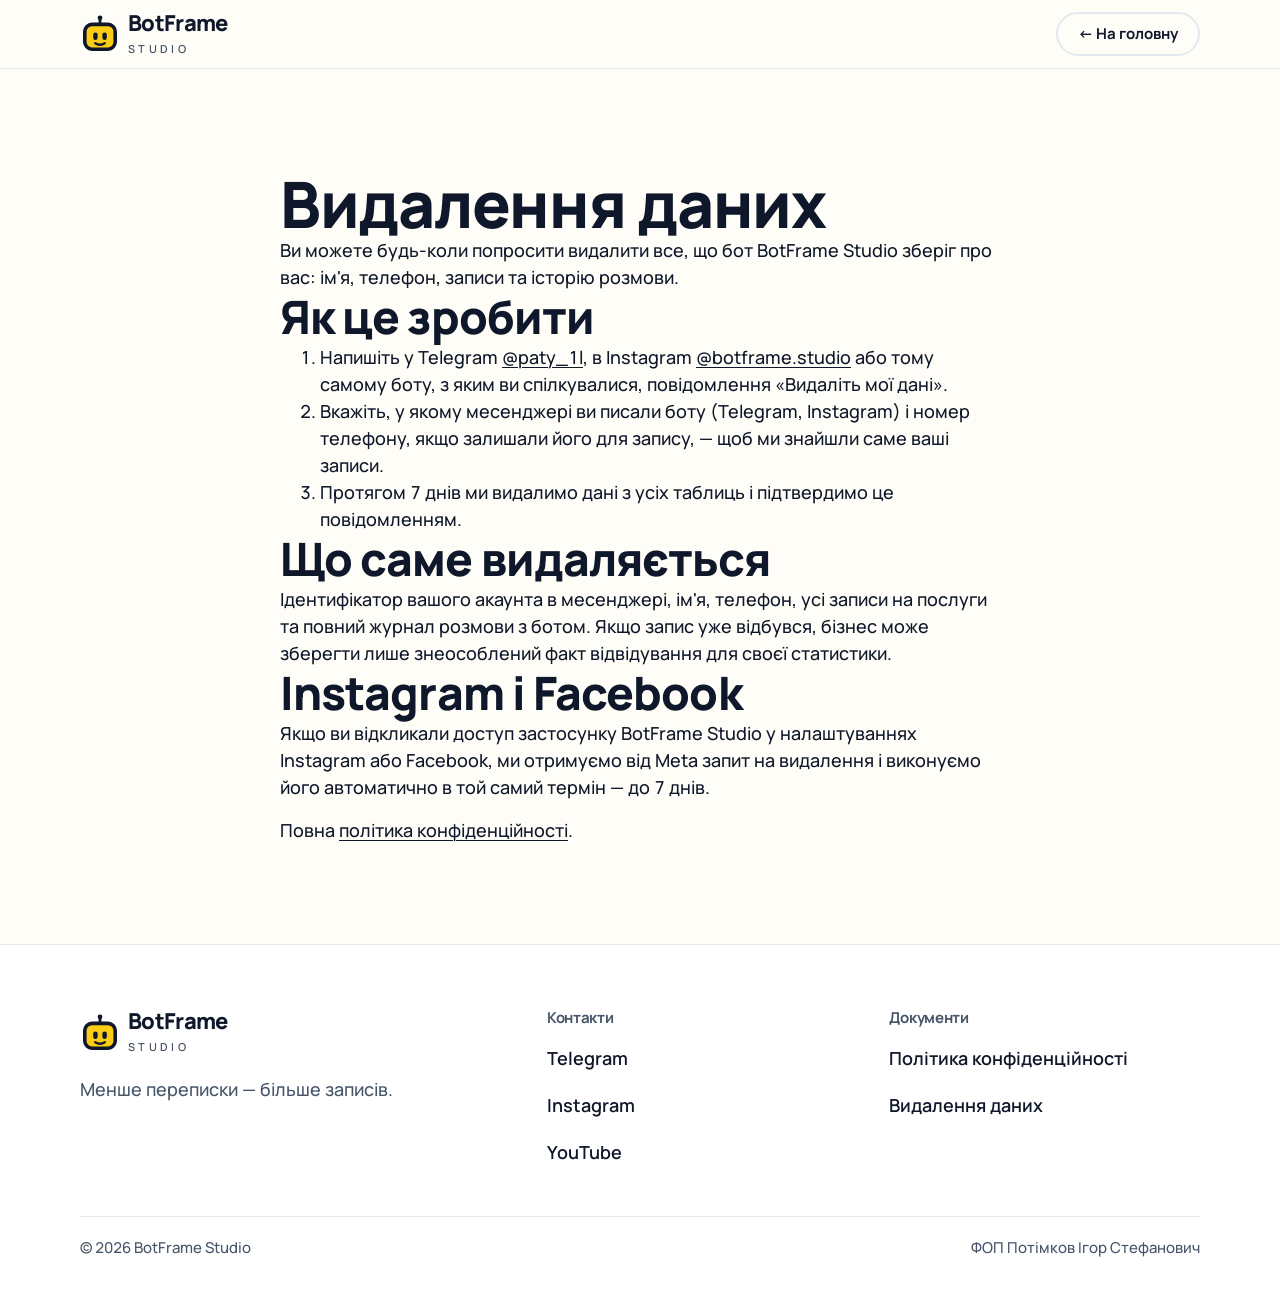
<file: data-deletion.html>
<!doctype html>
<html lang="uk">
<head>
<meta charset="utf-8">
<meta name="viewport" content="width=device-width, initial-scale=1">
<title>Видалення даних — BotFrame Studio</title>
<meta name="description" content="Як попросити видалити ваші дані з ботів і таблиць BotFrame Studio.">
<link rel="canonical" href="https://igorpotimkov-design.github.io/botframe/data-deletion.html">
<link rel="icon" href="assets/img/favicon.ico">
<link rel="apple-touch-icon" href="assets/img/apple-touch-icon.png">
<link rel="preconnect" href="https://fonts.googleapis.com">
<link rel="preconnect" href="https://fonts.gstatic.com" crossorigin>
<link rel="stylesheet" href="assets/css/site.126ad7b704.css">
</head>
<body>
<a class="skip-link" href="#main">Перейти до змісту</a>
<svg class="visually-hidden" aria-hidden="true">
  <symbol id="mark" viewBox="0 0 100 100">
    <line x1="50" y1="27" x2="50" y2="13" stroke="currentColor" stroke-width="7" stroke-linecap="round"/>
    <circle cx="50" cy="9.5" r="6" fill="currentColor"/>
    <rect x="12" y="26" width="76" height="62" rx="18" fill="#FACC15" stroke="currentColor" stroke-width="9"/>
    <rect x="33" y="46" width="11" height="19" rx="5.5" fill="currentColor"/>
    <rect x="56" y="46" width="11" height="19" rx="5.5" fill="currentColor"/>
    <path d="M38 73 Q50 81 62 73" fill="none" stroke="currentColor" stroke-width="6" stroke-linecap="round"/>
  </symbol>
</svg>
<header class="header">
  <div class="container header__inner">
    <div class="logo">
      <svg aria-hidden="true"><use href="#mark"/></svg>
      <span><span class="logo__name">BotFrame</span><span class="logo__sub">STUDIO</span></span>
    </div>
    <div class="header__actions">
      <a class="btn btn--ghost btn--small" href="./">← На головну</a>
    </div>
  </div>
</header>
<main id="main">
<section class="section">
  <div class="container--narrow">
    <h1>Видалення даних</h1>
    <p>Ви можете будь-коли попросити видалити все, що бот BotFrame Studio зберіг про вас: ім'я, телефон, записи та історію розмови.</p>
    <h2>Як це зробити</h2>
    <ol>
      <li>Напишіть у Telegram <a href="https://t.me/paty_1l" target="_blank" rel="noopener">@paty_1l</a>, в Instagram <a href="https://www.instagram.com/botframe.studio" target="_blank" rel="noopener">@botframe.studio</a> або тому самому боту, з яким ви спілкувалися, повідомлення «Видаліть мої дані».</li>
      <li>Вкажіть, у якому месенджері ви писали боту (Telegram, Instagram) і номер телефону, якщо залишали його для запису, — щоб ми знайшли саме ваші записи.</li>
      <li>Протягом 7 днів ми видалимо дані з усіх таблиць і підтвердимо це повідомленням.</li>
    </ol>
    <h2>Що саме видаляється</h2>
    <p>Ідентифікатор вашого акаунта в месенджері, ім'я, телефон, усі записи на послуги та повний журнал розмови з ботом. Якщо запис уже відбувся, бізнес може зберегти лише знеособлений факт відвідування для своєї статистики.</p>
    <h2>Instagram і Facebook</h2>
    <p>Якщо ви відкликали доступ застосунку BotFrame Studio у налаштуваннях Instagram або Facebook, ми отримуємо від Meta запит на видалення і виконуємо його автоматично в той самий термін — до 7 днів.</p>
    <p>Повна <a href="privacy.html">політика конфіденційності</a>.</p>
  </div>
</section>
</main>
<footer class="footer">
  <div class="container">
    <div class="footer__grid">
      <div>
        <div class="logo">
          <svg aria-hidden="true"><use href="#mark"/></svg>
          <span><span class="logo__name">BotFrame</span><span class="logo__sub">STUDIO</span></span>
        </div>
        <p class="footer__line">Менше переписки — більше записів.</p>
      </div>
      <div>
        <h3>Контакти</h3>
        <ul>
          <li><a href="https://t.me/paty_1l">Telegram</a></li>
          <li><a href="https://www.instagram.com/botframe.studio">Instagram</a></li>
          <li><a href="https://www.youtube.com/@BotFrameLab">YouTube</a></li>
        </ul>
      </div>
      <div>
        <h3>Документи</h3>
        <ul>
          <li><a href="privacy.html">Політика конфіденційності</a></li>
          <li><a href="data-deletion.html">Видалення даних</a></li>
        </ul>
      </div>
    </div>
    <div class="footer__bottom">
      <span>© 2026 BotFrame Studio</span>
      <span>ФОП Потімков Ігор Стефанович</span>
    </div>
  </div>
</footer>
</body>
</html>
</file>
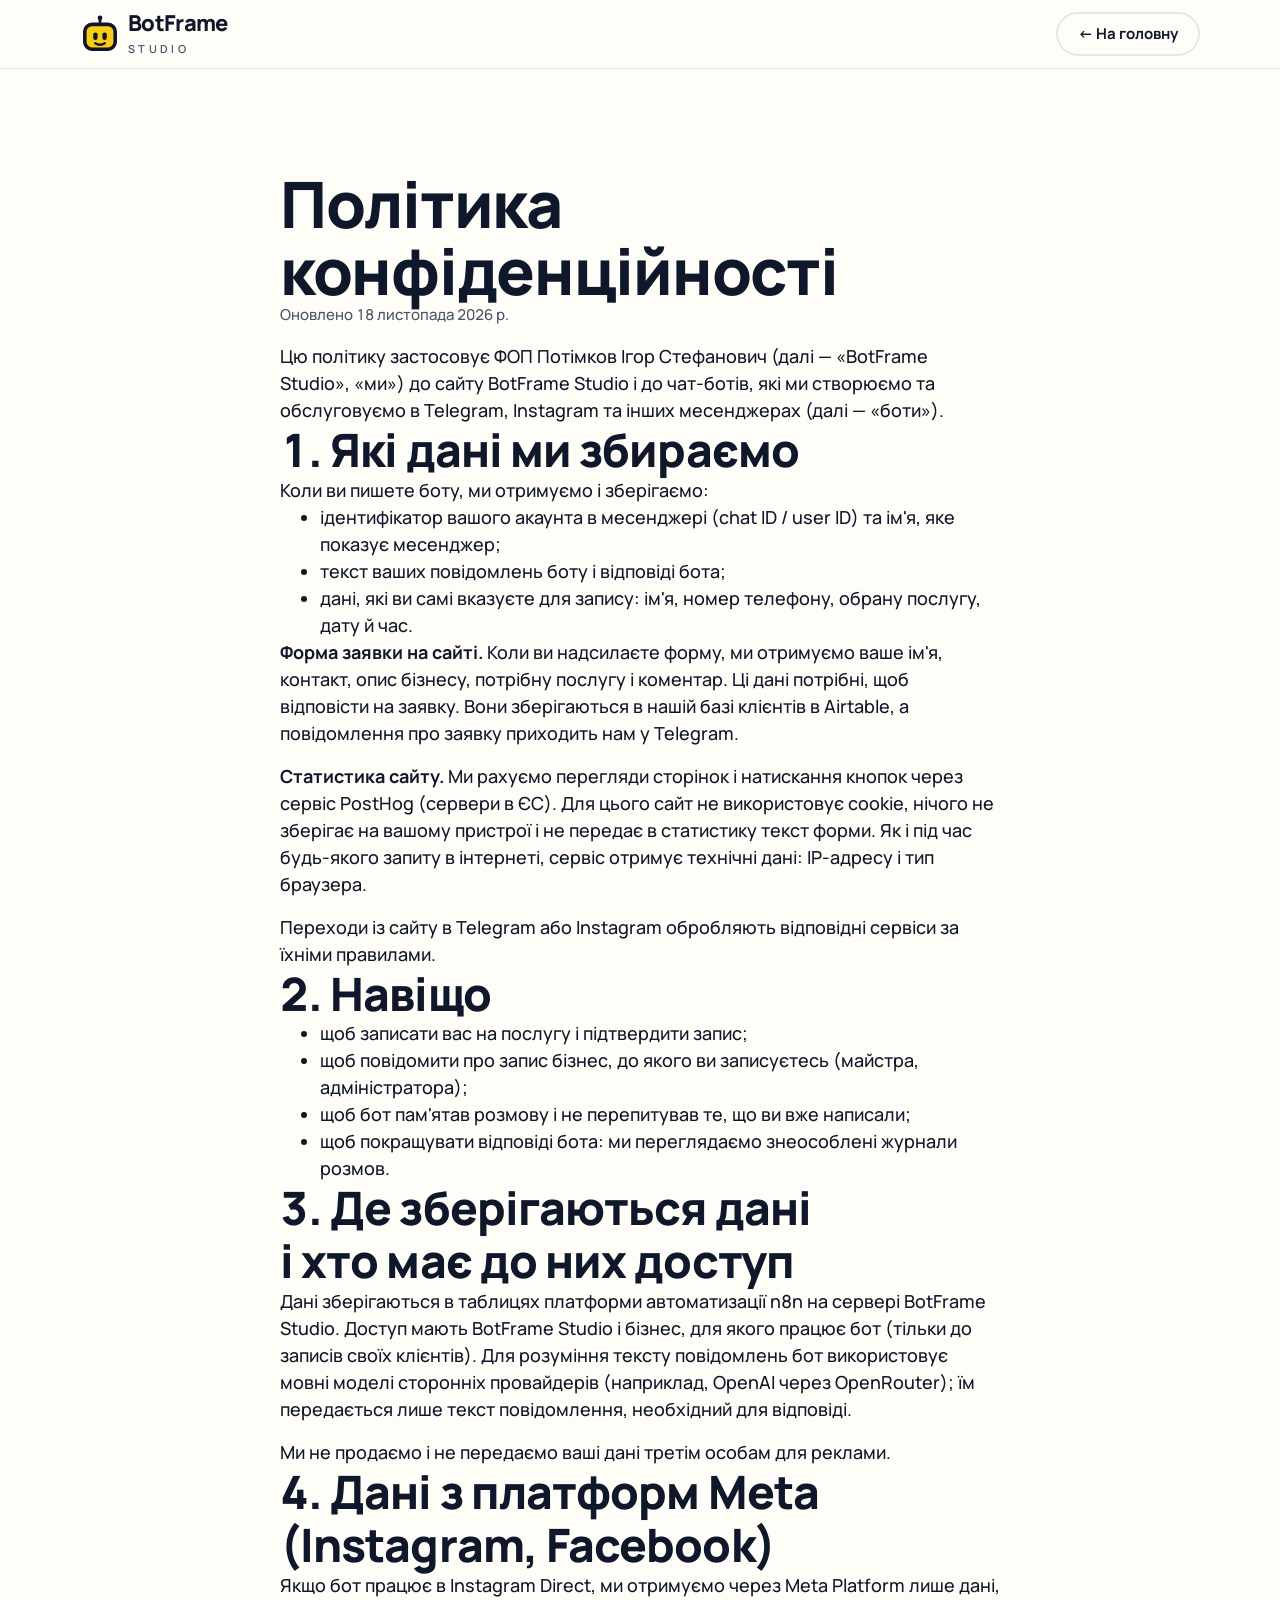
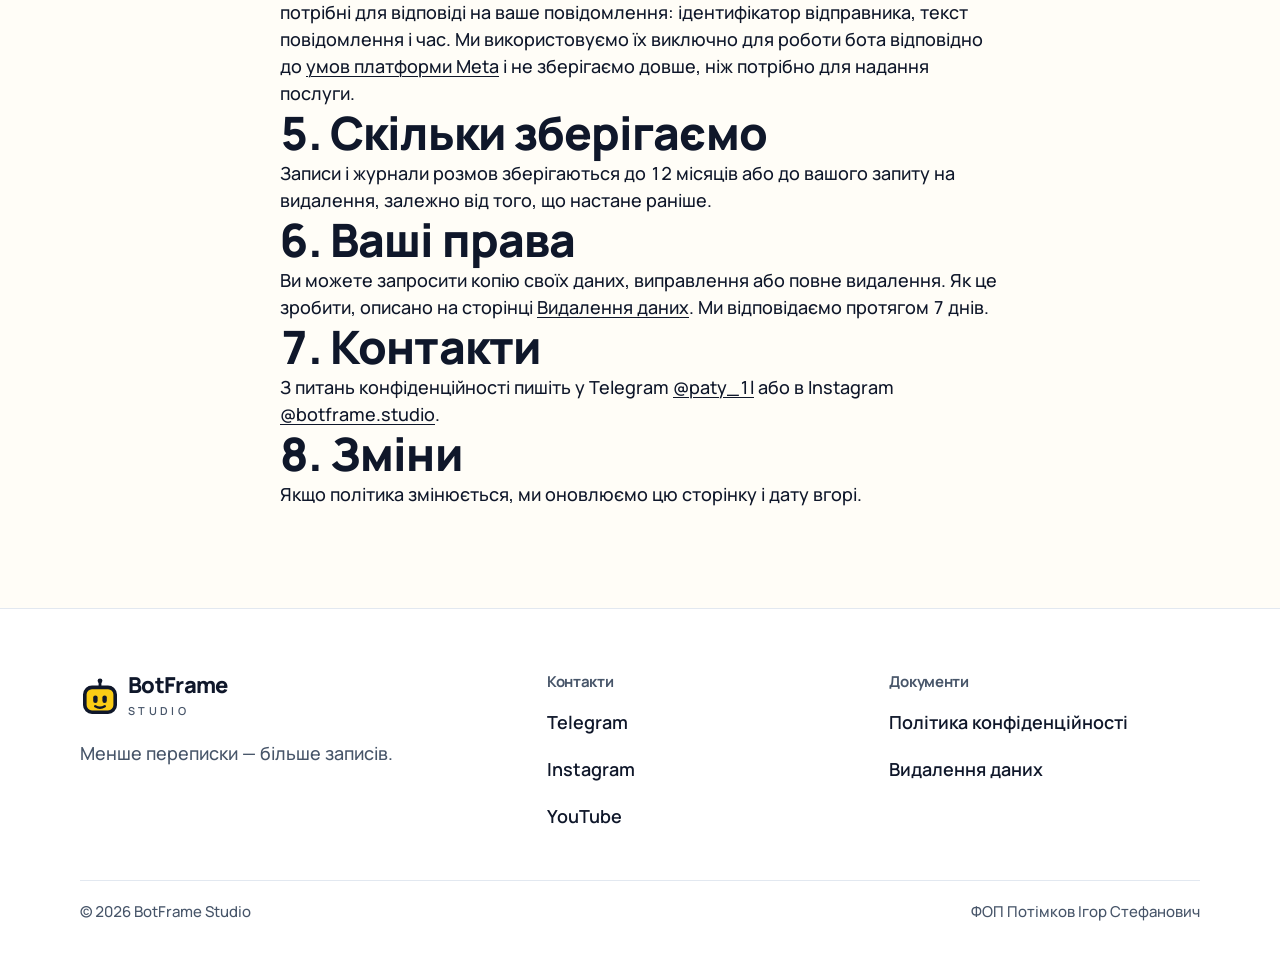
<file: privacy.html>
<!doctype html>
<html lang="uk">
<head>
<meta charset="utf-8">
<meta name="viewport" content="width=device-width, initial-scale=1">
<title>Політика конфіденційності — BotFrame Studio</title>
<meta name="description" content="Як BotFrame Studio збирає і зберігає дані з форми заявки та ботів.">
<link rel="canonical" href="https://igorpotimkov-design.github.io/botframe/privacy.html">
<link rel="icon" href="assets/img/favicon.ico">
<link rel="apple-touch-icon" href="assets/img/apple-touch-icon.png">
<link rel="preconnect" href="https://fonts.googleapis.com">
<link rel="preconnect" href="https://fonts.gstatic.com" crossorigin>
<link rel="stylesheet" href="assets/css/site.126ad7b704.css">
</head>
<body>
<a class="skip-link" href="#main">Перейти до змісту</a>
<svg class="visually-hidden" aria-hidden="true">
  <symbol id="mark" viewBox="0 0 100 100">
    <line x1="50" y1="27" x2="50" y2="13" stroke="currentColor" stroke-width="7" stroke-linecap="round"/>
    <circle cx="50" cy="9.5" r="6" fill="currentColor"/>
    <rect x="12" y="26" width="76" height="62" rx="18" fill="#FACC15" stroke="currentColor" stroke-width="9"/>
    <rect x="33" y="46" width="11" height="19" rx="5.5" fill="currentColor"/>
    <rect x="56" y="46" width="11" height="19" rx="5.5" fill="currentColor"/>
    <path d="M38 73 Q50 81 62 73" fill="none" stroke="currentColor" stroke-width="6" stroke-linecap="round"/>
  </symbol>
</svg>
<header class="header">
  <div class="container header__inner">
    <div class="logo">
      <svg aria-hidden="true"><use href="#mark"/></svg>
      <span><span class="logo__name">BotFrame</span><span class="logo__sub">STUDIO</span></span>
    </div>
    <div class="header__actions">
      <a class="btn btn--ghost btn--small" href="./">← На головну</a>
    </div>
  </div>
</header>
<main id="main">
<section class="section">
  <div class="container--narrow">
    <h1>Політика конфіденційності</h1>
    <p class="small">Оновлено 18 листопада 2026 р.</p>
    <p>Цю політику застосовує ФОП Потімков Ігор Стефанович (далі — «BotFrame Studio», «ми») до сайту BotFrame Studio і до чат-ботів, які ми створюємо та обслуговуємо в Telegram, Instagram та інших месенджерах (далі — «боти»).</p>
    <h2>1. Які дані ми збираємо</h2>
    <p>Коли ви пишете боту, ми отримуємо і зберігаємо:</p>
    <ul>
      <li>ідентифікатор вашого акаунта в месенджері (chat ID / user ID) та ім'я, яке показує месенджер;</li>
      <li>текст ваших повідомлень боту і відповіді бота;</li>
      <li>дані, які ви самі вказуєте для запису: ім'я, номер телефону, обрану послугу, дату й час.</li>
    </ul>
    <p><strong>Форма заявки на сайті.</strong> Коли ви надсилаєте форму, ми отримуємо ваше ім'я, контакт, опис бізнесу, потрібну послугу і коментар. Ці дані потрібні, щоб відповісти на заявку. Вони зберігаються в нашій базі клієнтів в Airtable, а повідомлення про заявку приходить нам у Telegram.</p>
    <p><strong>Статистика сайту.</strong> Ми рахуємо перегляди сторінок і натискання кнопок через сервіс PostHog (сервери в ЄС). Для цього сайт не використовує cookie, нічого не зберігає на вашому пристрої і не передає в статистику текст форми. Як і під час будь-якого запиту в інтернеті, сервіс отримує технічні дані: IP-адресу і тип браузера.</p>
    <p>Переходи із сайту в Telegram або Instagram обробляють відповідні сервіси за їхніми правилами.</p>
    <h2>2. Навіщо</h2>
    <ul>
      <li>щоб записати вас на послугу і підтвердити запис;</li>
      <li>щоб повідомити про запис бізнес, до якого ви записуєтесь (майстра, адміністратора);</li>
      <li>щоб бот пам'ятав розмову і не перепитував те, що ви вже написали;</li>
      <li>щоб покращувати відповіді бота: ми переглядаємо знеособлені журнали розмов.</li>
    </ul>
    <h2>3. Де зберігаються дані і хто має до них доступ</h2>
    <p>Дані зберігаються в таблицях платформи автоматизації n8n на сервері BotFrame Studio. Доступ мають BotFrame Studio і бізнес, для якого працює бот (тільки до записів своїх клієнтів). Для розуміння тексту повідомлень бот використовує мовні моделі сторонніх провайдерів (наприклад, OpenAI через OpenRouter); їм передається лише текст повідомлення, необхідний для відповіді.</p>
    <p>Ми не продаємо і не передаємо ваші дані третім особам для реклами.</p>
    <h2>4. Дані з платформ Meta (Instagram, Facebook)</h2>
    <p>Якщо бот працює в Instagram Direct, ми отримуємо через Meta Platform лише дані, потрібні для відповіді на ваше повідомлення: ідентифікатор відправника, текст повідомлення і час. Ми використовуємо їх виключно для роботи бота відповідно до <a href="https://developers.facebook.com/terms/" target="_blank" rel="noopener">умов платформи Meta</a> і не зберігаємо довше, ніж потрібно для надання послуги.</p>
    <h2>5. Скільки зберігаємо</h2>
    <p>Записи і журнали розмов зберігаються до 12 місяців або до вашого запиту на видалення, залежно від того, що настане раніше.</p>
    <h2>6. Ваші права</h2>
    <p>Ви можете запросити копію своїх даних, виправлення або повне видалення. Як це зробити, описано на сторінці <a href="data-deletion.html">Видалення даних</a>. Ми відповідаємо протягом 7 днів.</p>
    <h2>7. Контакти</h2>
    <p>З питань конфіденційності пишіть у Telegram <a href="https://t.me/paty_1l" target="_blank" rel="noopener">@paty_1l</a> або в Instagram <a href="https://www.instagram.com/botframe.studio" target="_blank" rel="noopener">@botframe.studio</a>.</p>
    <h2>8. Зміни</h2>
    <p>Якщо політика змінюється, ми оновлюємо цю сторінку і дату вгорі.</p>
  </div>
</section>
</main>
<footer class="footer">
  <div class="container">
    <div class="footer__grid">
      <div>
        <div class="logo">
          <svg aria-hidden="true"><use href="#mark"/></svg>
          <span><span class="logo__name">BotFrame</span><span class="logo__sub">STUDIO</span></span>
        </div>
        <p class="footer__line">Менше переписки — більше записів.</p>
      </div>
      <div>
        <h3>Контакти</h3>
        <ul>
          <li><a href="https://t.me/paty_1l">Telegram</a></li>
          <li><a href="https://www.instagram.com/botframe.studio">Instagram</a></li>
          <li><a href="https://www.youtube.com/@BotFrameLab">YouTube</a></li>
        </ul>
      </div>
      <div>
        <h3>Документи</h3>
        <ul>
          <li><a href="privacy.html">Політика конфіденційності</a></li>
          <li><a href="data-deletion.html">Видалення даних</a></li>
        </ul>
      </div>
    </div>
    <div class="footer__bottom">
      <span>© 2026 BotFrame Studio</span>
      <span>ФОП Потімков Ігор Стефанович</span>
    </div>
  </div>
</footer>
</body>
</html>
</file>
<file: assets/css/site.126ad7b704.css>
@import "https://fonts.googleapis.com/css2?family=Manrope:wght@500;600;700;800&display=swap";:root{--yellow:#facc15;--yellow-dark:#eab308;--yellow-light:#fef9c3;--ink:#0f172a;--slate:#475569;--slate-light:#cbd5e1;--warm-white:#fffdf7;--line-color:#e2e8f0;--success-text-bg:#15803d;--telegram-text-bg:#1778ae;--chat-in:#f1f5f9;--white:#fff;--error:#b91c1c;--bg:var(--warm-white);--bg-card:var(--white);--bg-soft:var(--yellow-light);--fg:var(--ink);--muted:var(--slate);--line:var(--line-color);--accent:var(--yellow);--accent-hover:var(--yellow-dark);--on-accent:var(--ink);--focus:var(--ink);--dark-bg:var(--ink);--dark-fg:var(--white);--dark-muted:var(--slate-light);--dark-card:#ffffff0f;--dark-card-line:#ffffff24;--font-sans:"Manrope", system-ui, -apple-system, "Segoe UI", sans-serif;--fs-h1:clamp(2.125rem, 1.4rem + 3.6vw, 4rem);--fs-h2:clamp(1.75rem, 1.3rem + 2.2vw, 2.875rem);--fs-h3:clamp(1.25rem, 1.1rem + .8vw, 1.75rem);--fs-lead:clamp(1.125rem, 1.05rem + .4vw, 1.375rem);--fs-body:1.125rem;--fs-small:.9375rem;--fs-label:.875rem;--lh-tight:1.05;--lh-heading:1.15;--lh-body:1.5;--ls-heading:-.02em;--sp-1:4px;--sp-2:8px;--sp-3:12px;--sp-4:16px;--sp-5:20px;--sp-6:24px;--sp-8:32px;--sp-10:40px;--sp-12:48px;--sp-16:64px;--sp-20:80px;--sp-24:96px;--sp-32:128px;--section-y:clamp(var(--sp-16), 6vw + var(--sp-6), var(--sp-32));--section-y-hero:clamp(var(--sp-16), 8vw + var(--sp-8), 160px);--gutter:clamp(20px, 5vw, 48px);--container:1120px;--container-narrow:720px;--r-s:10px;--r-m:16px;--r-l:24px;--r-pill:999px;--shadow-m:0 8px 24px #0f172a1a;--dur-fast:.18s;--dur:.32s;--dur-slow:.6s;--ease-out:cubic-bezier(.22, 1, .36, 1);--ease-std:cubic-bezier(.4, 0, .2, 1);--lightningcss-light:initial;--lightningcss-dark: ;color-scheme:light}.theme-dark{--bg:var(--dark-bg);--bg-card:var(--dark-card);--bg-soft:var(--dark-card);--fg:var(--dark-fg);--muted:var(--dark-muted);--line:var(--dark-card-line);--focus:var(--yellow);--on-accent:var(--ink);--lightningcss-light: ;--lightningcss-dark:initial;color-scheme:dark}*,:before,:after{box-sizing:border-box}[hidden]{display:none!important}*{margin:0}html{scroll-behavior:smooth;-webkit-text-size-adjust:100%}body{font-family:var(--font-sans);font-size:var(--fs-body);font-weight:500;line-height:var(--lh-body);color:var(--fg);background:var(--bg);-webkit-font-smoothing:antialiased;font-variant-numeric:tabular-nums;overflow-x:hidden}img,svg,video{max-width:100%;height:auto;display:block}a{color:inherit;text-underline-offset:3px;text-decoration-thickness:1px}a:hover{color:var(--muted)}button,input,select,textarea{font:inherit;color:inherit}ul[class],ol[class]{padding:0;list-style:none}h1,h2,h3,h4{letter-spacing:var(--ls-heading);font-weight:800;line-height:var(--lh-heading);text-wrap:balance}h1{font-size:var(--fs-h1);line-height:var(--lh-tight)}h2{font-size:var(--fs-h2)}h3{font-size:var(--fs-h3);font-weight:700}h4{font-size:var(--fs-lead);margin-bottom:var(--sp-2);font-weight:700}p+p{margin-top:var(--sp-4)}.lead{font-size:var(--fs-lead);color:var(--muted)}.small{font-size:var(--fs-small);color:var(--muted)}:focus-visible{outline:3px solid var(--focus);outline-offset:3px;border-radius:var(--r-s)}::selection{background:var(--yellow);color:var(--ink)}.skip-link{left:var(--sp-4);z-index:100;padding:var(--sp-3) var(--sp-4);background:var(--ink);color:var(--white);border-radius:var(--r-s);position:absolute;top:-100px}.skip-link:focus{top:var(--sp-4)}.visually-hidden{clip:rect(0 0 0 0);white-space:nowrap;width:1px;height:1px;overflow:hidden;position:absolute!important}.container{width:min(var(--container), 100% - 2 * var(--gutter));margin-inline:auto}.container--narrow{width:min(var(--container-narrow), 100% - 2 * var(--gutter));margin-inline:auto}.section{padding-block:var(--section-y)}.section--soft{background:var(--bg-soft)}.section--line{border-top:1px solid var(--line)}.section__head{max-width:720px;margin-bottom:var(--sp-10)}.section__head p,.section__note{margin-top:var(--sp-4)}.grid{gap:var(--sp-5);display:grid}.grid--2,.grid--3{grid-template-columns:1fr}@media (min-width:768px){.grid--2{grid-template-columns:repeat(2,1fr)}.grid--3{grid-template-columns:repeat(3,1fr)}.grid{gap:var(--sp-6)}}.btn{justify-content:center;align-items:center;gap:var(--sp-2);min-height:52px;padding:var(--sp-3) var(--sp-6);border-radius:var(--r-pill);font-weight:700;font-size:var(--fs-body);cursor:pointer;text-align:center;text-wrap:balance;transition:background var(--dur-fast) var(--ease-std), border-color var(--dur-fast), color var(--dur-fast);border:2px solid #0000;line-height:1.2;text-decoration:none;display:inline-flex}.btn--primary{background:var(--accent);color:var(--on-accent)}.btn--primary:hover{background:var(--accent-hover);color:var(--on-accent)}.btn--secondary{color:var(--fg);border-color:var(--fg);background:0 0}.btn--secondary:hover{background:var(--fg);color:var(--bg)}.theme-dark .btn--secondary{color:var(--dark-fg);border-color:var(--dark-muted)}.theme-dark .btn--secondary:hover{background:var(--dark-fg);color:var(--ink)}.btn--ghost{color:var(--fg);border-color:var(--line);min-height:44px;padding-inline:var(--sp-4);background:0 0}.btn--ghost:hover{border-color:var(--fg)}.btn--small{min-height:44px;padding:var(--sp-2) var(--sp-5);font-size:var(--fs-small);white-space:nowrap}.btn--block{width:100%}.btn[disabled],.btn[aria-disabled=true]{opacity:.5;pointer-events:none}.card{background:var(--bg-card);border:1px solid var(--line);border-radius:var(--r-l);padding:var(--sp-6)}.card--soft{background:var(--yellow-light);border-color:#0000}.card--accent{border:2px solid var(--ink)}.card h3{margin-bottom:var(--sp-3)}.card__price{font-size:var(--fs-h3);margin:var(--sp-2) 0;font-weight:800}.card__list{margin:var(--sp-4) 0 var(--sp-6);padding:0}.card__list li{margin-top:var(--sp-2);padding-left:22px;position:relative}.card__list li:before{content:"";background:var(--ink);width:10px;height:2px;position:absolute;top:.72em;left:0}.list-check li{margin-top:var(--sp-3);padding-left:28px;position:relative}.list-check li:before{content:"✓";color:var(--ink);font-weight:800;position:absolute;top:0;left:0}.tag{margin-left:var(--sp-1);padding:0 var(--sp-2);border-radius:var(--r-pill);background:var(--yellow-light);font-size:var(--fs-label);vertical-align:2px;font-weight:700;line-height:1.7;display:inline-block}.chat{border-radius:var(--r-l);background:var(--white);border:1px solid var(--line);width:min(360px,100%);box-shadow:var(--shadow-m);color:var(--ink);overflow:hidden}.chat__head{align-items:center;gap:var(--sp-3);padding:var(--sp-3) var(--sp-4);background:var(--telegram-text-bg);color:var(--white);font-weight:700;font-size:var(--fs-small);display:flex}.chat__avatar{background:var(--yellow);border-radius:50%;flex:none;place-items:center;width:32px;height:32px;display:grid}.chat__avatar svg{width:22px;height:22px}.chat__status{font-weight:500;font-size:var(--fs-label);display:block}.chat__body{gap:var(--sp-2);padding:var(--sp-4);background:var(--warm-white);flex-direction:column;min-height:220px;display:flex}.chat__msg{max-width:85%;padding:var(--sp-2) var(--sp-3);border-radius:var(--r-m);font-size:var(--fs-small);line-height:1.4}.chat__msg--in{background:var(--chat-in);border-bottom-left-radius:var(--sp-1);align-self:flex-start}.chat__msg--bot{background:var(--yellow-light);border-bottom-right-radius:var(--sp-1);align-self:flex-end}.chat__time{font-size:var(--fs-label);color:var(--slate);text-align:right;margin-top:2px;display:block}.chat__badge{margin-top:var(--sp-2);padding:var(--sp-1) var(--sp-3);border-radius:var(--r-pill);background:var(--success-text-bg);color:var(--white);font-weight:700;font-size:var(--fs-label);align-self:center}.chat--animate .chat__msg,.chat--animate .chat__badge{opacity:0;animation:chat-in var(--dur-slow) var(--ease-out) forwards;transform:translateY(8px)}.chat--animate .chat__msg:first-child{animation-delay:.4s}.chat--animate .chat__msg:nth-child(2){animation-delay:1.4s}.chat--animate .chat__msg:nth-child(3){animation-delay:2.6s}.chat--animate .chat__badge{animation-delay:3.6s}@keyframes chat-in{to{opacity:1;transform:none}}.accordion{border-top:1px solid var(--line)}.accordion__item{border-bottom:1px solid var(--line)}.accordion__item summary{cursor:pointer;justify-content:space-between;gap:var(--sp-4);padding:var(--sp-5) 0;font-weight:700;font-size:var(--fs-lead);align-items:center;line-height:1.3;list-style:none;display:flex}.accordion__item summary::-webkit-details-marker{display:none}.accordion__item summary:after{content:"+";width:36px;height:36px;color:var(--ink);transition:transform var(--dur) var(--ease-out);flex:none;place-items:center;font-size:1.5rem;font-weight:700;line-height:1;display:grid}.accordion__item[open] summary:after{transform:rotate(45deg)}.accordion__body{padding:0 0 var(--sp-5);max-width:64ch}.form{gap:var(--sp-5);display:grid}@media (min-width:768px){.form--2col{grid-template-columns:1fr 1fr}.form--2col .field--full,.form--2col .form__actions,.form--2col .form__note{grid-column:1/-1}}.field{gap:var(--sp-2);display:grid}.field__label{font-weight:700;font-size:var(--fs-small)}.field__input{width:100%;min-height:52px;padding:var(--sp-3) var(--sp-4);border-radius:var(--r-m);border:2px solid var(--line);background:var(--white);color:var(--ink);transition:border-color var(--dur-fast), box-shadow var(--dur-fast)}.field__input::placeholder{color:var(--slate);opacity:.8}.field__input:hover{border-color:var(--slate-light)}.field__input:focus{border-color:var(--ink);box-shadow:0 0 0 4px var(--yellow-light);outline:none}textarea.field__input{resize:vertical;min-height:120px}.field--error .field__input{border-color:var(--error)}.field__error{font-size:var(--fs-small);color:var(--error);font-weight:600}.radios{gap:var(--sp-2);flex-wrap:wrap;display:flex}.radio{position:relative}.radio input{opacity:0;position:absolute;inset:0}.radio span{min-height:44px;padding:var(--sp-2) var(--sp-4);border-radius:var(--r-pill);border:2px solid var(--line);background:var(--white);cursor:pointer;transition:border-color var(--dur-fast), background var(--dur-fast);align-items:center;font-weight:600;display:inline-flex}.radio input:checked+span{background:var(--yellow);border-color:var(--yellow);color:var(--ink)}.radio input:focus-visible+span{outline:3px solid var(--focus);outline-offset:3px}.form__note{font-size:var(--fs-small);color:var(--muted)}.form__note a{color:var(--fg)}.form__state{padding:var(--sp-6);border-radius:var(--r-l)}.form__state--success{background:var(--yellow-light);border:1px solid var(--yellow)}.form__state--error{background:var(--white);border:1px solid var(--error)}.form__state h3{margin-bottom:var(--sp-2)}.hp{opacity:0;width:1px;height:1px;position:absolute;left:-9999px}.header{z-index:50;background:color-mix(in srgb, var(--bg) 92%, transparent);-webkit-backdrop-filter:blur(10px);backdrop-filter:blur(10px);border-bottom:1px solid var(--line);position:sticky;top:0}.header__inner{justify-content:space-between;align-items:center;gap:var(--sp-4);min-height:68px;display:flex}.logo{align-items:center;gap:var(--sp-2);color:var(--fg);text-decoration:none;display:inline-flex}.logo svg{flex:none;width:40px;height:40px}.logo__name{letter-spacing:-.03em;font-size:1.375rem;font-weight:800;line-height:1}.logo__sub{letter-spacing:.3em;color:var(--muted);margin-top:3px;font-size:.6875rem;font-weight:600;display:block}.nav{display:none}.nav a{font-weight:600;font-size:var(--fs-small);padding:var(--sp-3);border-radius:var(--r-s);text-decoration:none}.nav a:hover{background:var(--yellow-light);color:var(--ink)}.header__actions{align-items:center;gap:var(--sp-3);display:none}.lang{border:1px solid var(--line);border-radius:var(--r-pill);font-size:var(--fs-label);font-weight:700;display:inline-flex;overflow:hidden}.lang a,.lang span{padding:0 var(--sp-3);place-items:center;min-width:44px;min-height:44px;text-decoration:none;display:inline-grid}.lang [aria-current]{background:var(--ink);color:var(--white)}.menu{position:relative}.menu>summary{cursor:pointer;border-radius:var(--r-s);place-items:center;width:44px;height:44px;list-style:none;display:grid}.menu>summary::-webkit-details-marker{display:none}.menu>summary:before{content:"";background:var(--fg);width:22px;height:2px;box-shadow:0 -7px 0 var(--fg), 0 7px 0 var(--fg)}.menu[open]>summary:before{box-shadow:none;transform:rotate(45deg)}.menu__panel{right:0;top:calc(100% + var(--sp-2));width:min(320px,90vw);padding:var(--sp-4);background:var(--white);border:1px solid var(--line);border-radius:var(--r-l);box-shadow:var(--shadow-m);gap:var(--sp-1);display:grid;position:absolute}.menu__panel a{padding:var(--sp-3);border-radius:var(--r-s);font-weight:600;text-decoration:none}.menu__panel a:hover{background:var(--yellow-light);color:var(--ink)}.menu__panel .lang{margin-top:var(--sp-2);justify-self:start}@media (min-width:1024px){.nav{gap:var(--sp-1);display:flex}.header__actions{display:inline-flex}.menu{display:none}}.theme-dark .header,.header.theme-dark{background:color-mix(in srgb, var(--ink) 92%, transparent);border-color:var(--dark-card-line)}.theme-dark .menu__panel{background:var(--ink)}.hero{padding-block:var(--section-y-hero)}.hero__inner{gap:var(--sp-10);align-items:center;display:grid}.hero__text{max-width:640px}.hero__text h1{margin-bottom:var(--sp-5)}.hero__text .lead{margin-bottom:var(--sp-8)}.hero__actions{gap:var(--sp-3);margin-bottom:var(--sp-5);flex-wrap:wrap;display:flex}.hero__trust{font-size:var(--fs-small);color:var(--muted);max-width:52ch}.hero__visual{justify-self:center;justify-items:center;width:100%;display:grid}@media (min-width:1024px){.hero__inner{gap:var(--sp-16);grid-template-columns:7fr 5fr}.hero__visual{justify-self:end}}.hero.theme-dark{background:var(--dark-bg);color:var(--dark-fg)}.hero.theme-dark .hero__trust,.hero.theme-dark .lead{color:var(--dark-muted)}.work{gap:var(--sp-8);align-items:center;display:grid}.work+.work{margin-top:var(--sp-16);padding-top:var(--sp-16);border-top:1px solid var(--line)}.work__shots{padding:0 0 var(--sp-12);margin:0;position:relative}.work__desktop{border-radius:var(--r-m);border:1px solid var(--line);width:100%}.work__phone{right:var(--sp-4);border:5px solid var(--ink);background:var(--ink);border-radius:18px;width:30%;max-width:190px;position:absolute;bottom:0}.work__text h3{margin-bottom:var(--sp-4)}.work--bot{align-items:start}@media (min-width:1024px){.work{gap:var(--sp-12);grid-template-columns:7fr 5fr}.work--bot{grid-template-columns:6fr 5fr}}.facts{gap:var(--sp-4) var(--sp-8);margin:0 0 var(--sp-5);flex-wrap:wrap;display:flex}.facts dt{font-size:var(--fs-h3);font-weight:800;line-height:1.1}.facts dd{font-size:var(--fs-small);color:var(--muted);margin:0}.link-arrow{padding:var(--sp-3) 0;font-weight:700;display:inline-block}.link-arrow:after{content:" →"}.leaks{gap:var(--sp-4);display:grid}.leak{gap:var(--sp-4);padding:var(--sp-6);background:var(--bg-card);border:1px solid var(--line);border-radius:var(--r-m);grid-template-columns:auto 1fr;display:grid}.leak__n{font-size:var(--fs-h3);padding:var(--sp-2) var(--sp-3);background:var(--yellow);color:var(--ink);border-radius:var(--r-s);align-self:start;font-weight:800;line-height:1}.leak__body{gap:var(--sp-3);display:grid}.leak__body h3,.leak__body p{margin:0}.leak__k{margin-bottom:var(--sp-1);font-size:var(--fs-small);color:var(--muted);font-weight:700;display:block}.leak__fix{font-weight:600}@media (min-width:1024px){.leak__body{gap:var(--sp-6);grid-template-columns:minmax(0,1.1fr) minmax(0,1.6fr) minmax(0,1.3fr) minmax(0,1.3fr);align-items:start}}.leaks--tabs .leak:not([hidden]){animation:leakIn .35s var(--ease-out)}@keyframes leakIn{0%{opacity:0;transform:translateY(8px)}to{opacity:1;transform:none}}.leakmap{margin-bottom:var(--sp-8);display:flex;position:relative}.leakmap__rail{background:var(--line);height:2px;position:absolute;top:22px;left:10%;right:10%}.leakmap__fill{background:var(--ink);transform-origin:0;transition:transform 1.2s var(--ease-out);position:absolute;inset:0;transform:scaleX(0)}.leakmap.is-on .leakmap__fill{transform:scaleX(1)}.leakmap__pt{align-items:center;gap:var(--sp-2);min-width:0;padding:0 var(--sp-1);cursor:pointer;font:inherit;color:var(--muted);background:0 0;border:0;flex-direction:column;flex:1 1 0;display:flex;position:relative}.leakmap__n{background:var(--bg-card);border:2px solid var(--line);width:44px;height:44px;color:var(--fg);transition:background var(--dur) var(--ease-out), border-color var(--dur) var(--ease-out), transform var(--dur) var(--ease-out);transition-delay:calc(var(--i) * .2s);border-radius:50%;place-items:center;font-weight:800;display:grid}.leakmap.is-on .leakmap__n{background:var(--yellow);border-color:var(--ink);color:var(--ink)}.leakmap__t{font-size:var(--fs-small);text-align:center;font-weight:600;line-height:1.25}.leakmap__pt[aria-pressed=true]{color:var(--fg)}.leakmap__pt[aria-pressed=true] .leakmap__n{box-shadow:0 0 0 4px var(--bg), 0 0 0 6px var(--ink);transition-delay:0s;transform:scale(1.12)}.leakmap__pt:hover .leakmap__n{transition-delay:0s;transform:scale(1.08)}.leakmap__pt:focus-visible{outline:none}.leakmap__pt:focus-visible .leakmap__n{outline:3px solid var(--focus);outline-offset:3px}@media (max-width:639px){.leakmap__t{display:none}}.compare{border-collapse:collapse;width:100%;max-width:860px}.compare th{text-align:left;font-size:var(--fs-small);color:var(--muted);padding:0 var(--sp-4) var(--sp-3) 0;border-bottom:2px solid var(--ink);font-weight:700}.compare td{padding:var(--sp-4) var(--sp-4) var(--sp-4) 0;border-bottom:1px solid var(--line);vertical-align:top}.compare td+td{width:42%;font-weight:700}.yak-grid{gap:var(--sp-8);display:grid}@media (min-width:1024px){.yak-grid{gap:var(--sp-16);grid-template-columns:5fr 7fr}.yak-grid .section__head{top:var(--sp-24);align-self:start;position:sticky}}.timeline{gap:var(--sp-10);margin:0;padding:0 0 0 64px;display:grid;position:relative}.timeline:before,.timeline:after{content:"";width:2px;position:absolute;top:8px;left:21px}.timeline:before{background:var(--line);bottom:8px}.timeline:after{height:calc((100% - 16px) * var(--p,1));background:var(--ink)}.step{position:relative}.step h3{margin-bottom:var(--sp-2)}.step__n{z-index:1;width:44px;height:44px;font-size:var(--fs-lead);background:var(--yellow);color:var(--ink);border-radius:var(--r-s);transition:background var(--dur) var(--ease-out), color var(--dur) var(--ease-out);place-items:center;font-weight:800;display:grid;position:absolute;top:0;left:-64px}.timeline--js .step:not(.is-active) .step__n{background:var(--bg-soft);color:var(--muted);box-shadow:inset 0 0 0 2px var(--line)}.footer{padding-block:var(--sp-16) var(--sp-10);border-top:1px solid var(--line);background:var(--white)}.footer__grid{gap:var(--sp-8);display:grid}@media (min-width:768px){.footer__grid{grid-template-columns:1.4fr 1fr 1fr}}.footer__line{margin-top:var(--sp-4);color:var(--muted);max-width:36ch}.footer h3{font-size:var(--fs-small);color:var(--muted);margin-bottom:var(--sp-2);font-weight:700}.footer ul{padding:0;list-style:none}.footer a{padding:10px 0;font-weight:600;text-decoration:none;display:inline-block}.footer a:hover{text-decoration:underline}.footer__bottom{margin-top:var(--sp-10);padding-top:var(--sp-5);border-top:1px solid var(--line);justify-content:space-between;gap:var(--sp-3);font-size:var(--fs-small);color:var(--muted);flex-wrap:wrap;display:flex}.sticky-cta{z-index:40;padding:var(--sp-3) var(--gutter) calc(var(--sp-3) + env(safe-area-inset-bottom));background:color-mix(in srgb, var(--warm-white) 92%, transparent);-webkit-backdrop-filter:blur(10px);backdrop-filter:blur(10px);border-top:1px solid var(--line);position:fixed;bottom:0;left:0;right:0}.has-sticky-cta{padding-bottom:88px}@media (min-width:768px){.sticky-cta{display:none}.has-sticky-cta{padding-bottom:0}}.reveal{opacity:0;transition:opacity var(--dur-slow) var(--ease-out), transform var(--dur-slow) var(--ease-out);transform:translateY(16px)}.reveal.is-visible,.no-js .reveal{opacity:1;transform:none}@media (prefers-reduced-motion:reduce){html{scroll-behavior:auto}*,:before,:after{transition-duration:.01ms!important;animation-duration:.01ms!important;animation-iteration-count:1!important}.chat--animate .chat__msg,.chat--animate .chat__badge{opacity:1;animation:none;transform:none}.reveal{opacity:1;transform:none}.leakmap__fill,.leakmap__n{transition:none}.leaks--tabs .leak:not([hidden]){animation:none}}
</file>
